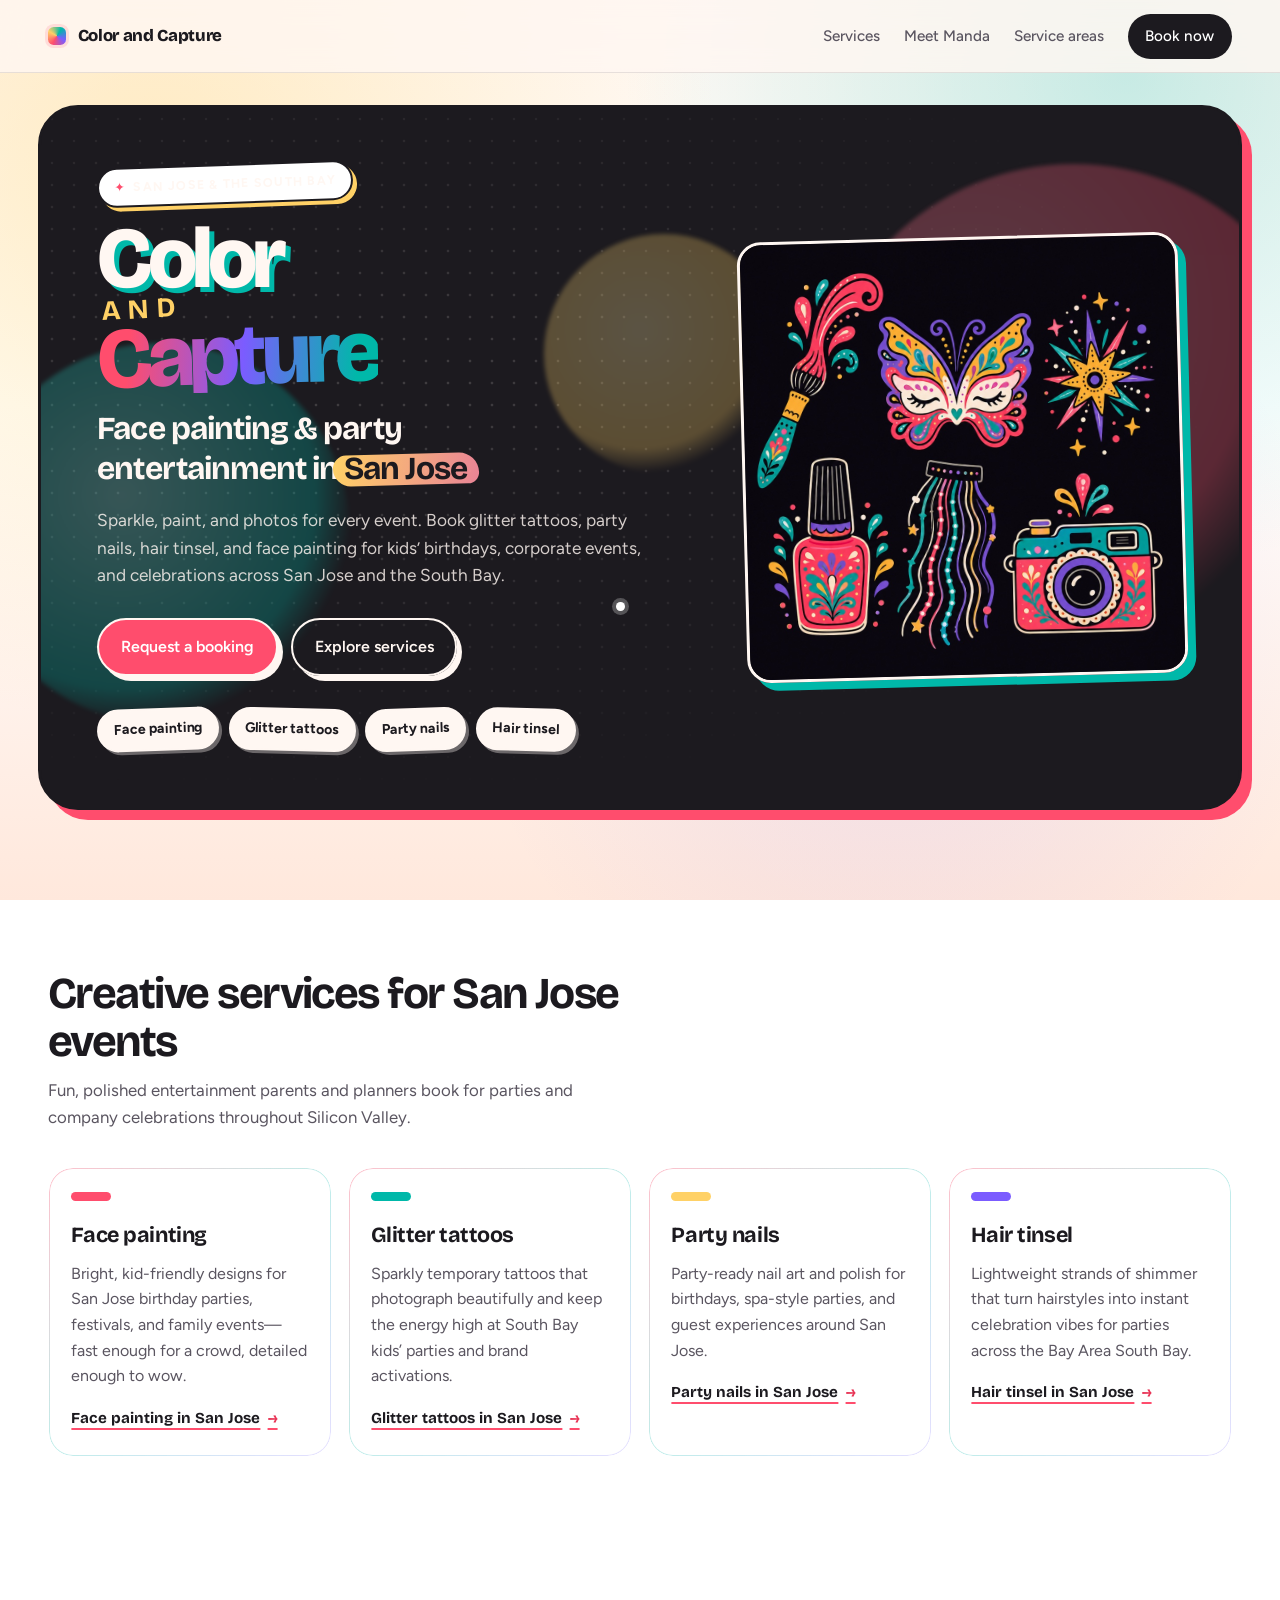
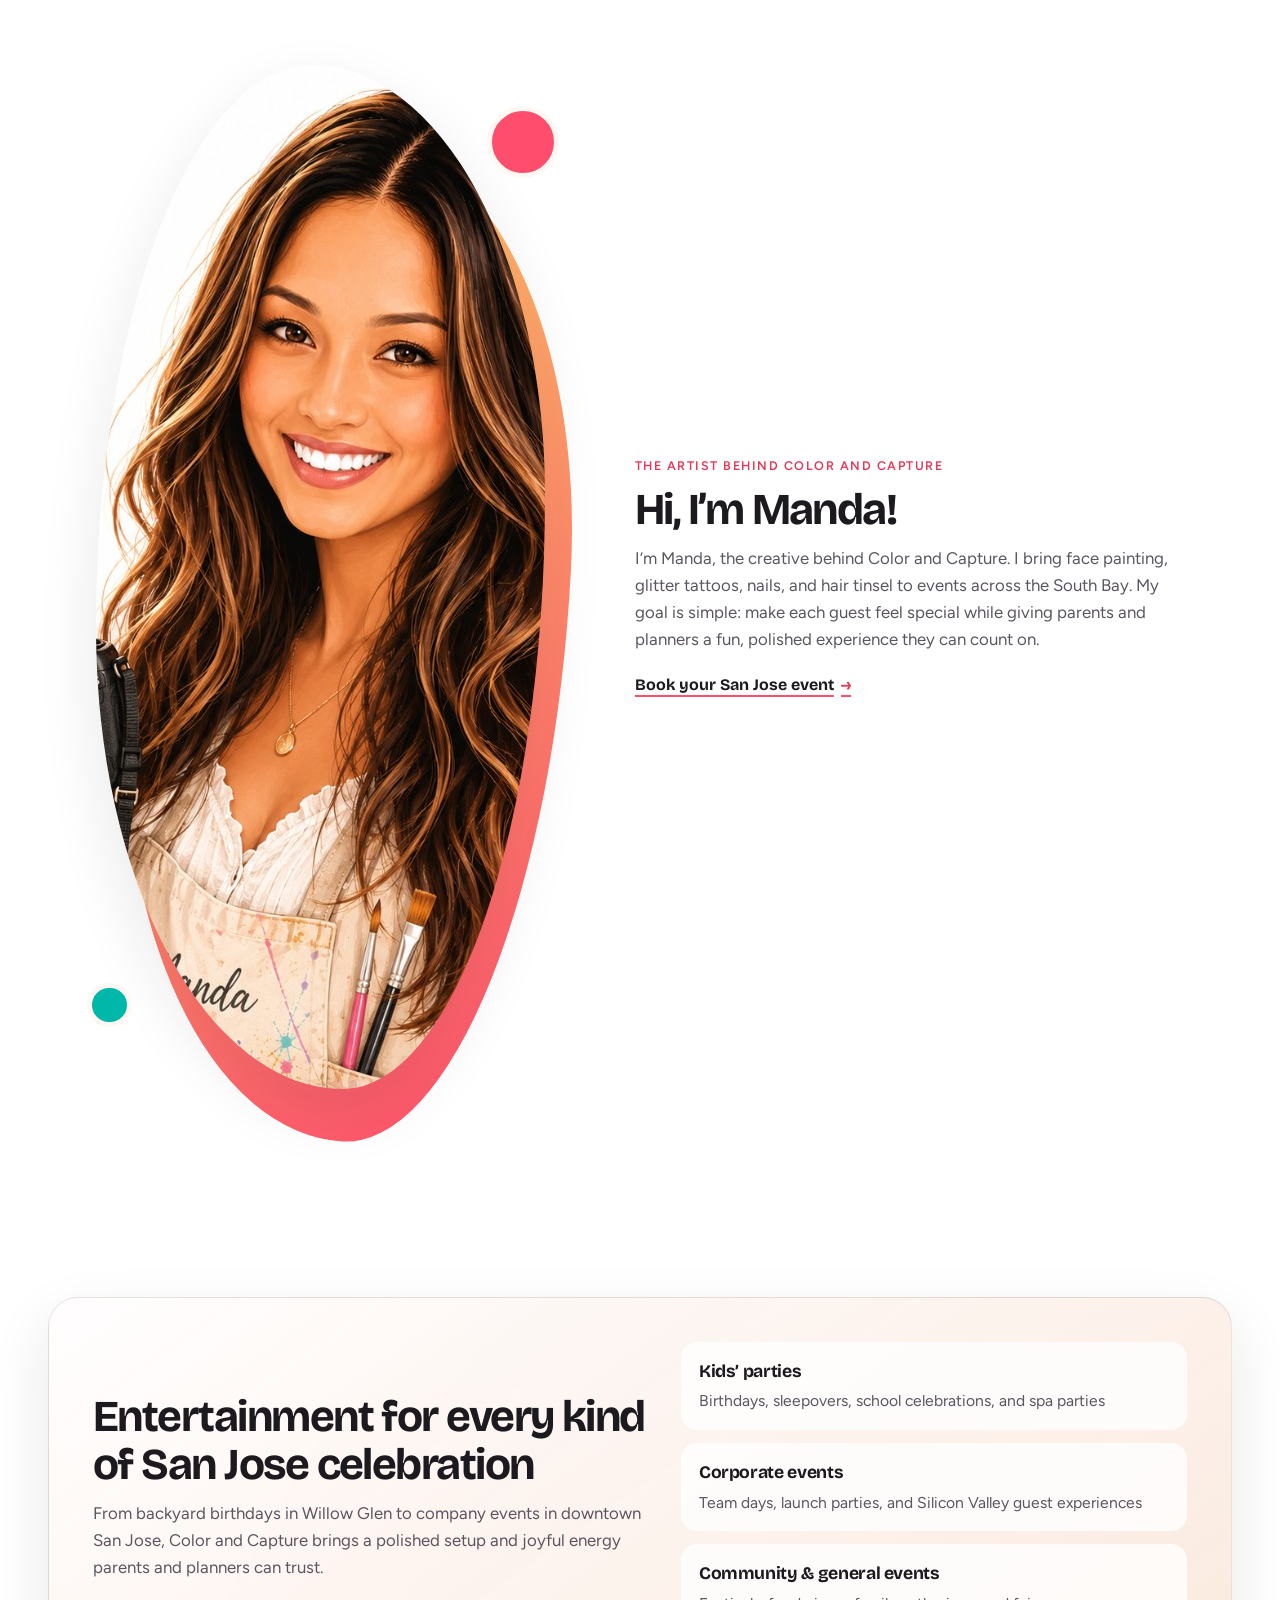
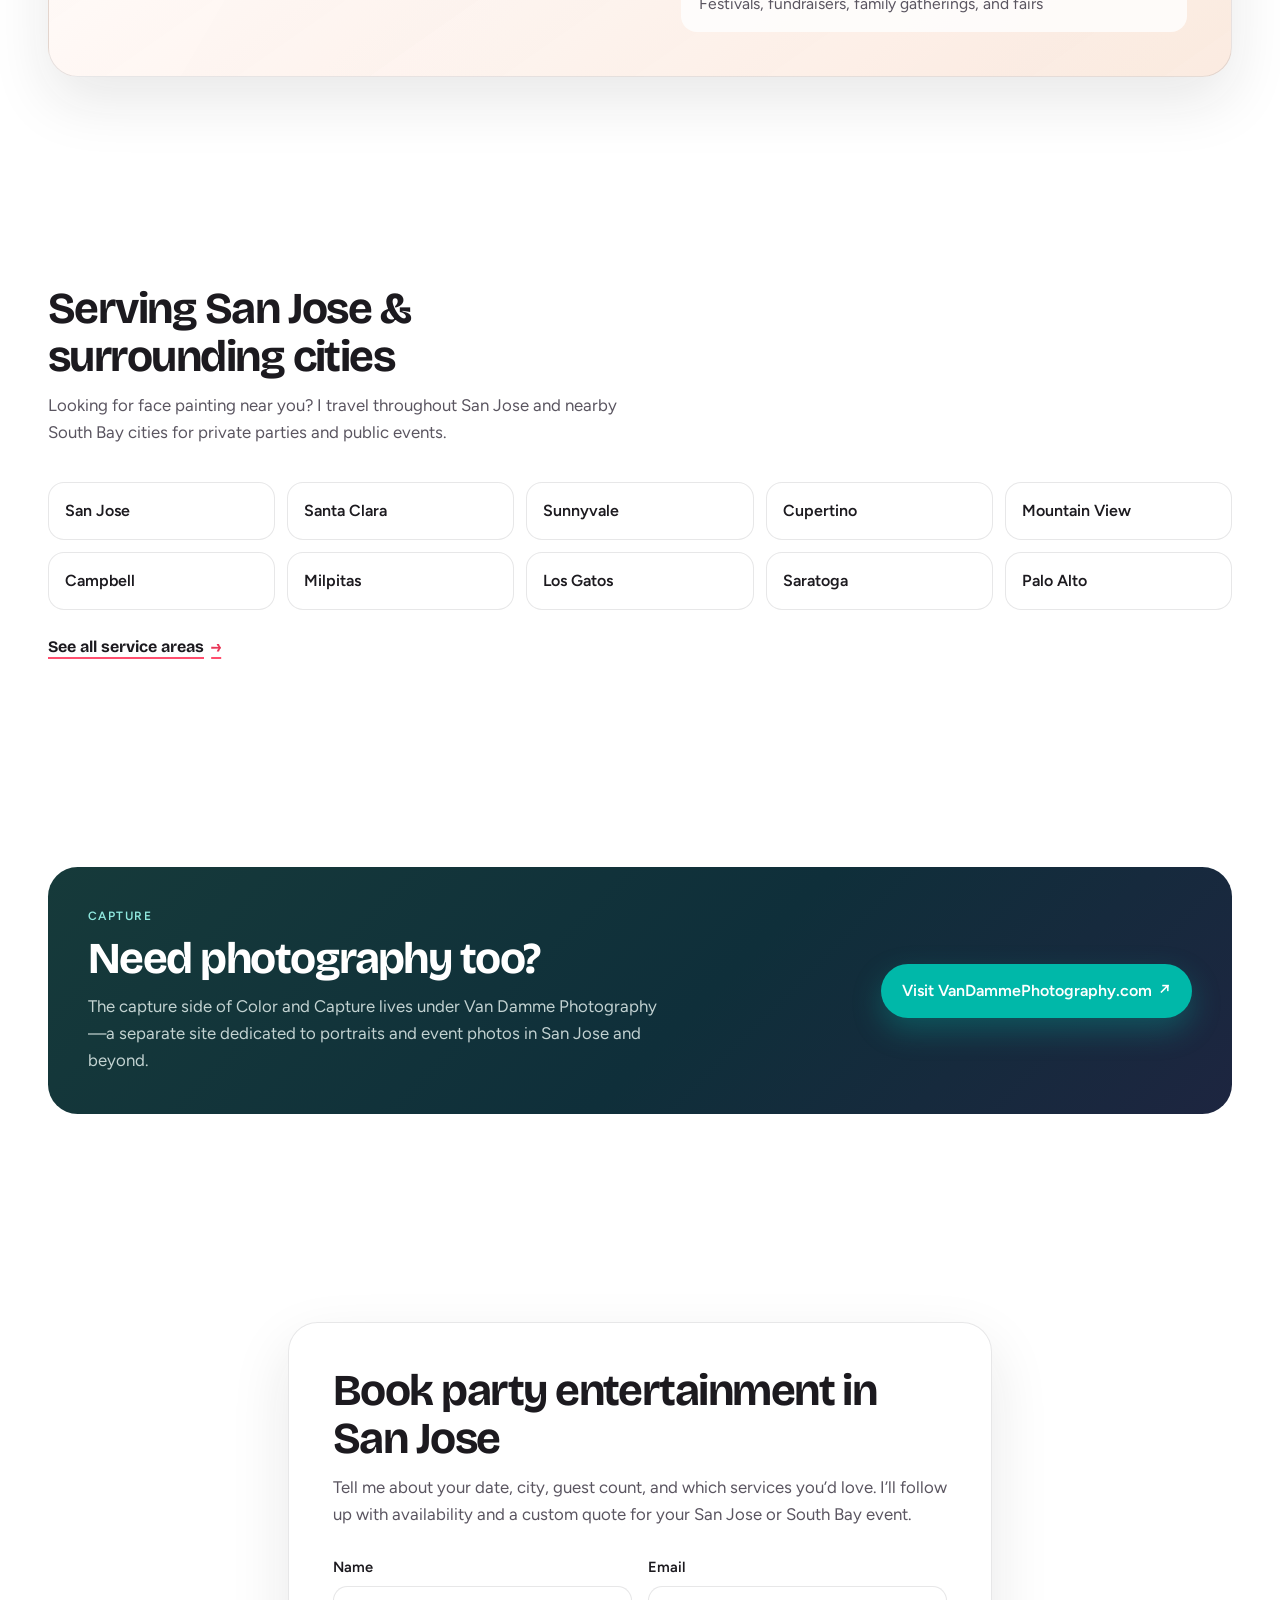
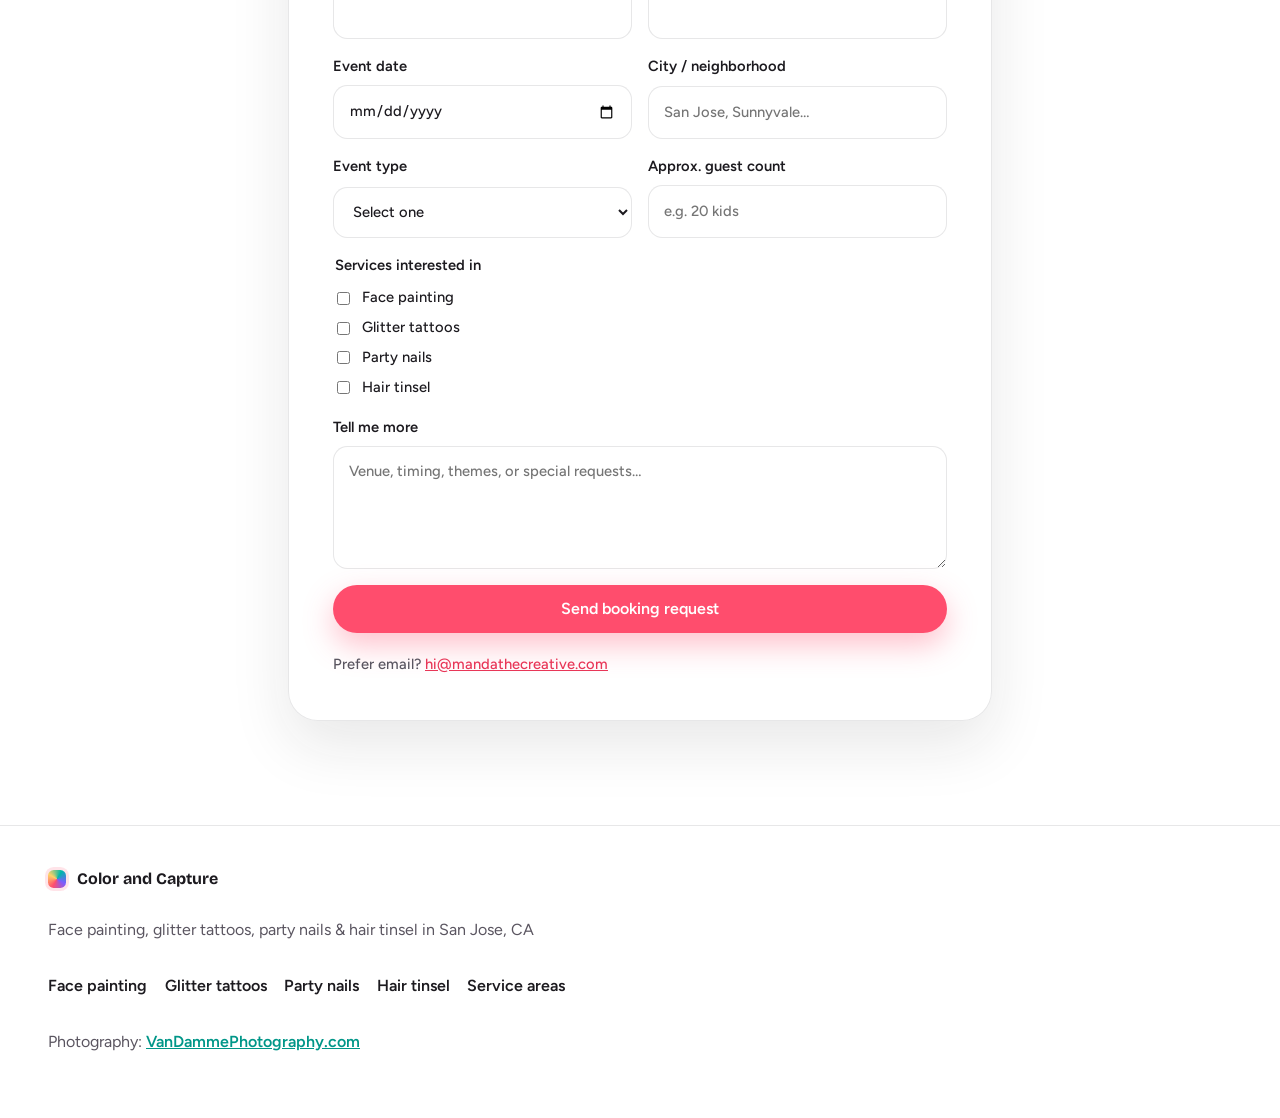
<file: index.html>
<!DOCTYPE html>
<html lang="en">
  <head>
    <meta charset="UTF-8" />
    <meta name="viewport" content="width=device-width, initial-scale=1.0" />
    <title>Face Painting &amp; Party Entertainment in San Jose | Color and Capture</title>
    <meta
      name="description"
      content="Color and Capture — face painting, glitter tattoos, party nails, and hair tinsel in San Jose and the South Bay. Fun, polished entertainment for kids’ parties, corporate events, and celebrations."
    />
    <link rel="canonical" href="https://mandathecreative.github.io/manda-the-creative/" />
    <meta name="geo.region" content="US-CA" />
    <meta name="geo.placename" content="San Jose" />
    <link rel="preconnect" href="https://fonts.googleapis.com" />
    <link rel="preconnect" href="https://fonts.gstatic.com" crossorigin />
    <link
      href="https://fonts.googleapis.com/css2?family=Bricolage+Grotesque:opsz,wght@12..96,500;12..96,700;12..96,800&family=Figtree:wght@400;500;600&display=swap"
      rel="stylesheet"
    />
    <link rel="stylesheet" href="styles.css" />
    <script type="application/ld+json">
      {
        "@context": "https://schema.org",
        "@type": "LocalBusiness",
        "name": "Color and Capture",
        "alternateName": "Manda the Creative",
        "description": "Color and Capture offers face painting, glitter tattoos, party nails, and hair tinsel for kids’ parties, corporate events, and celebrations in San Jose and surrounding South Bay cities. Photography is available through Van Damme Photography.",
        "url": "https://mandathecreative.github.io/manda-the-creative/",
        "email": "hi@mandathecreative.com",
        "areaServed": [
          "San Jose, CA",
          "Santa Clara, CA",
          "Sunnyvale, CA",
          "Cupertino, CA",
          "Mountain View, CA",
          "Campbell, CA",
          "Milpitas, CA",
          "Los Gatos, CA",
          "Saratoga, CA",
          "Palo Alto, CA"
        ],
        "image": "https://mandathecreative.github.io/manda-the-creative/images/manda-headshot.png",
        "priceRange": "$$",
        "sameAs": ["https://VanDammePhotography.com"]
      }
    </script>
  </head>
  <body>
    <a class="skip-link" href="#main">Skip to content</a>

    <header class="site-header" data-animate="fade">
      <a class="logo" href="index.html" aria-label="Color and Capture home">
        <span class="logo-mark" aria-hidden="true"></span>
        <span class="logo-text">Color and Capture</span>
      </a>
      <nav class="nav" aria-label="Primary">
        <a href="#services">Services</a>
        <a href="#about">Meet Manda</a>
        <a href="service-areas.html">Service areas</a>
        <a class="nav-cta" href="#book">Book now</a>
      </nav>
      <button class="menu-toggle" type="button" aria-expanded="false" aria-controls="mobile-nav">
        <span class="sr-only">Menu</span>
        <span></span><span></span>
      </button>
    </header>

    <nav id="mobile-nav" class="mobile-nav" hidden>
      <a href="#services">Services</a>
      <a href="#about">Meet Manda</a>
      <a href="service-areas.html">Service areas</a>
      <a href="#book">Book now</a>
    </nav>

    <main id="main">
      <section id="top" class="hero">
        <div class="hero-panel">
          <div class="hero-bg" aria-hidden="true">
            <div class="hero-dots"></div>
            <div class="blob blob-a"></div>
            <div class="blob blob-b"></div>
            <div class="blob blob-c"></div>
            <div class="sparkle sparkle-1"></div>
            <div class="sparkle sparkle-2"></div>
            <div class="sparkle sparkle-3"></div>
          </div>
          <div class="hero-content" data-animate="rise">
            <p class="hero-badge"><span aria-hidden="true">✦</span> San Jose &amp; the South Bay</p>
            <p class="brand-lockup">
              <span class="lockup-color">Color</span>
              <span class="lockup-and">and</span>
              <span class="lockup-capture">Capture</span>
            </p>
            <h1>
              Face painting &amp; party entertainment in
              <span class="marker">San Jose</span>
            </h1>
            <p class="hero-lede">
              Sparkle, paint, and photos for every event. Book glitter tattoos,
              party nails, hair tinsel, and face painting for kids’ birthdays,
              corporate events, and celebrations across San Jose and the South
              Bay.
            </p>
            <div class="hero-actions">
              <a class="btn btn-primary" href="#book">Request a booking</a>
              <a class="btn btn-ghost" href="#services">Explore services</a>
            </div>
            <ul class="hero-chips">
              <li><a href="face-painting-san-jose.html">Face painting</a></li>
              <li><a href="glitter-tattoos-san-jose.html">Glitter tattoos</a></li>
              <li><a href="party-nails-san-jose.html">Party nails</a></li>
              <li><a href="hair-tinsel-san-jose.html">Hair tinsel</a></li>
            </ul>
          </div>
          <div class="hero-art" data-animate="rise" data-delay="2">
            <img
              src="images/hero-folk-art.jpg"
              alt="Folk-art illustrations of a paint brush, butterfly face paint design, sparkle burst, nail polish, hair tinsel strands, and a camera"
              width="1000"
              height="1000"
            />
          </div>
        </div>
      </section>

      <section id="services" class="section services">
        <div class="section-intro" data-animate="rise">
          <h2>Creative services for San Jose events</h2>
          <p>
            Fun, polished entertainment parents and planners book for parties and
            company celebrations throughout Silicon Valley.
          </p>
        </div>
        <ul class="service-grid">
          <li class="service" data-animate="rise" data-delay="1">
            <span class="service-swatch swatch-coral" aria-hidden="true"></span>
            <h3><a href="face-painting-san-jose.html">Face painting</a></h3>
            <p>
              Bright, kid-friendly designs for San Jose birthday parties,
              festivals, and family events—fast enough for a crowd, detailed
              enough to wow.
            </p>
            <a class="text-link" href="face-painting-san-jose.html">Face painting in San Jose <span aria-hidden="true">→</span></a>
          </li>
          <li class="service" data-animate="rise" data-delay="2">
            <span class="service-swatch swatch-teal" aria-hidden="true"></span>
            <h3><a href="glitter-tattoos-san-jose.html">Glitter tattoos</a></h3>
            <p>
              Sparkly temporary tattoos that photograph beautifully and keep the
              energy high at South Bay kids’ parties and brand activations.
            </p>
            <a class="text-link" href="glitter-tattoos-san-jose.html">Glitter tattoos in San Jose <span aria-hidden="true">→</span></a>
          </li>
          <li class="service" data-animate="rise" data-delay="3">
            <span class="service-swatch swatch-sun" aria-hidden="true"></span>
            <h3><a href="party-nails-san-jose.html">Party nails</a></h3>
            <p>
              Party-ready nail art and polish for birthdays, spa-style parties,
              and guest experiences around San Jose.
            </p>
            <a class="text-link" href="party-nails-san-jose.html">Party nails in San Jose <span aria-hidden="true">→</span></a>
          </li>
          <li class="service" data-animate="rise" data-delay="4">
            <span class="service-swatch swatch-berry" aria-hidden="true"></span>
            <h3><a href="hair-tinsel-san-jose.html">Hair tinsel</a></h3>
            <p>
              Lightweight strands of shimmer that turn hairstyles into instant
              celebration vibes for parties across the Bay Area South Bay.
            </p>
            <a class="text-link" href="hair-tinsel-san-jose.html">Hair tinsel in San Jose <span aria-hidden="true">→</span></a>
          </li>
        </ul>
      </section>

      <section id="about" class="section about">
        <div class="about-panel">
          <div class="about-portrait" data-animate="rise">
            <img
              src="images/manda-headshot.png"
              alt="Manda of Color and Capture smiling with her camera, paint brushes, and colorful hair tinsel"
              width="1024"
              height="1024"
              loading="lazy"
            />
            <span class="portrait-accent portrait-accent-coral" aria-hidden="true"></span>
            <span class="portrait-accent portrait-accent-teal" aria-hidden="true"></span>
          </div>
          <div class="about-copy" data-animate="rise" data-delay="2">
            <p class="eyebrow">The artist behind Color and Capture</p>
            <h2>Hi, I’m Manda!</h2>
            <p>
              I’m Manda, the creative behind Color and Capture. I bring face
              painting, glitter tattoos, nails, and hair tinsel to events across
              the South Bay. My goal is simple: make each guest feel special
              while giving parents and planners a fun, polished experience they
              can count on.
            </p>
            <a class="text-link" href="#book">Book your San Jose event <span aria-hidden="true">→</span></a>
          </div>
        </div>
      </section>

      <section id="events" class="section events">
        <div class="events-panel" data-animate="rise">
          <div class="events-copy">
            <h2>Entertainment for every kind of San Jose celebration</h2>
            <p>
              From backyard birthdays in Willow Glen to company events in downtown
              San Jose, Color and Capture brings a polished setup and joyful
              energy parents and planners can trust.
            </p>
          </div>
          <ul class="event-list">
            <li>
              <strong>Kids’ parties</strong>
              <span>Birthdays, sleepovers, school celebrations, and spa parties</span>
            </li>
            <li>
              <strong>Corporate events</strong>
              <span>Team days, launch parties, and Silicon Valley guest experiences</span>
            </li>
            <li>
              <strong>Community &amp; general events</strong>
              <span>Festivals, fundraisers, family gatherings, and fairs</span>
            </li>
          </ul>
        </div>
      </section>

      <section id="areas" class="section areas">
        <div class="section-intro" data-animate="rise">
          <h2>Serving San Jose &amp; surrounding cities</h2>
          <p>
            Looking for face painting near you? I travel throughout San Jose and
            nearby South Bay cities for private parties and public events.
          </p>
        </div>
        <ul class="city-grid" data-animate="rise">
          <li><a href="service-areas.html#san-jose">San Jose</a></li>
          <li><a href="service-areas.html#santa-clara">Santa Clara</a></li>
          <li><a href="service-areas.html#sunnyvale">Sunnyvale</a></li>
          <li><a href="service-areas.html#cupertino">Cupertino</a></li>
          <li><a href="service-areas.html#mountain-view">Mountain View</a></li>
          <li><a href="service-areas.html#campbell">Campbell</a></li>
          <li><a href="service-areas.html#milpitas">Milpitas</a></li>
          <li><a href="service-areas.html#los-gatos">Los Gatos</a></li>
          <li><a href="service-areas.html#saratoga">Saratoga</a></li>
          <li><a href="service-areas.html#palo-alto">Palo Alto</a></li>
        </ul>
        <p class="areas-cta" data-animate="rise">
          <a class="text-link" href="service-areas.html">See all service areas <span aria-hidden="true">→</span></a>
        </p>
      </section>

      <section id="photography" class="section photography">
        <div class="photo-callout" data-animate="rise">
          <div>
            <p class="eyebrow">Capture</p>
            <h2>Need photography too?</h2>
            <p>
              The capture side of Color and Capture lives under Van Damme
              Photography—a separate site dedicated to portraits and event photos
              in San Jose and beyond.
            </p>
          </div>
          <a
            class="btn btn-secondary"
            href="https://VanDammePhotography.com"
            target="_blank"
            rel="noopener noreferrer"
          >
            Visit VanDammePhotography.com
            <span aria-hidden="true">↗</span>
          </a>
        </div>
      </section>

      <section id="book" class="section book">
        <div class="book-panel" data-animate="rise">
          <h2>Book party entertainment in San Jose</h2>
          <p>
            Tell me about your date, city, guest count, and which services you’d
            love. I’ll follow up with availability and a custom quote for your
            San Jose or South Bay event.
          </p>
          <form class="booking-form" name="booking" action="#" method="post">
            <div class="form-row">
              <label>
                Name
                <input type="text" name="name" required autocomplete="name" />
              </label>
              <label>
                Email
                <input type="email" name="email" required autocomplete="email" />
              </label>
            </div>
            <div class="form-row">
              <label>
                Event date
                <input type="date" name="event-date" />
              </label>
              <label>
                City / neighborhood
                <input type="text" name="city" placeholder="San Jose, Sunnyvale…" />
              </label>
            </div>
            <div class="form-row">
              <label>
                Event type
                <select name="event-type">
                  <option value="">Select one</option>
                  <option>Kids’ party</option>
                  <option>Corporate event</option>
                  <option>Community / general event</option>
                  <option>Other</option>
                </select>
              </label>
              <label>
                Approx. guest count
                <input type="text" name="guest-count" placeholder="e.g. 20 kids" />
              </label>
            </div>
            <fieldset class="service-checks">
              <legend>Services interested in</legend>
              <label><input type="checkbox" name="services" value="Face painting" /> Face painting</label>
              <label><input type="checkbox" name="services" value="Glitter tattoos" /> Glitter tattoos</label>
              <label><input type="checkbox" name="services" value="Party nails" /> Party nails</label>
              <label><input type="checkbox" name="services" value="Hair tinsel" /> Hair tinsel</label>
            </fieldset>
            <label>
              Tell me more
              <textarea name="details" rows="4" placeholder="Venue, timing, themes, or special requests…"></textarea>
            </label>
            <button class="btn btn-primary" type="submit">Send booking request</button>
            <p class="form-note">
              Prefer email?
              <a href="mailto:hi@mandathecreative.com">hi@mandathecreative.com</a>
            </p>
          </form>
        </div>
      </section>
    </main>

    <footer class="site-footer">
      <div class="footer-brand">
        <span class="logo-mark" aria-hidden="true"></span>
        <strong>Color and Capture</strong>
      </div>
      <p>Face painting, glitter tattoos, party nails &amp; hair tinsel in San Jose, CA</p>
      <nav class="footer-nav" aria-label="Footer">
        <a href="face-painting-san-jose.html">Face painting</a>
        <a href="glitter-tattoos-san-jose.html">Glitter tattoos</a>
        <a href="party-nails-san-jose.html">Party nails</a>
        <a href="hair-tinsel-san-jose.html">Hair tinsel</a>
        <a href="service-areas.html">Service areas</a>
      </nav>
      <p class="footer-photo">
        Photography:
        <a href="https://VanDammePhotography.com" target="_blank" rel="noopener noreferrer"
          >VanDammePhotography.com</a
        >
      </p>
    </footer>

    <script src="script.js"></script>
  </body>
</html>
</file>
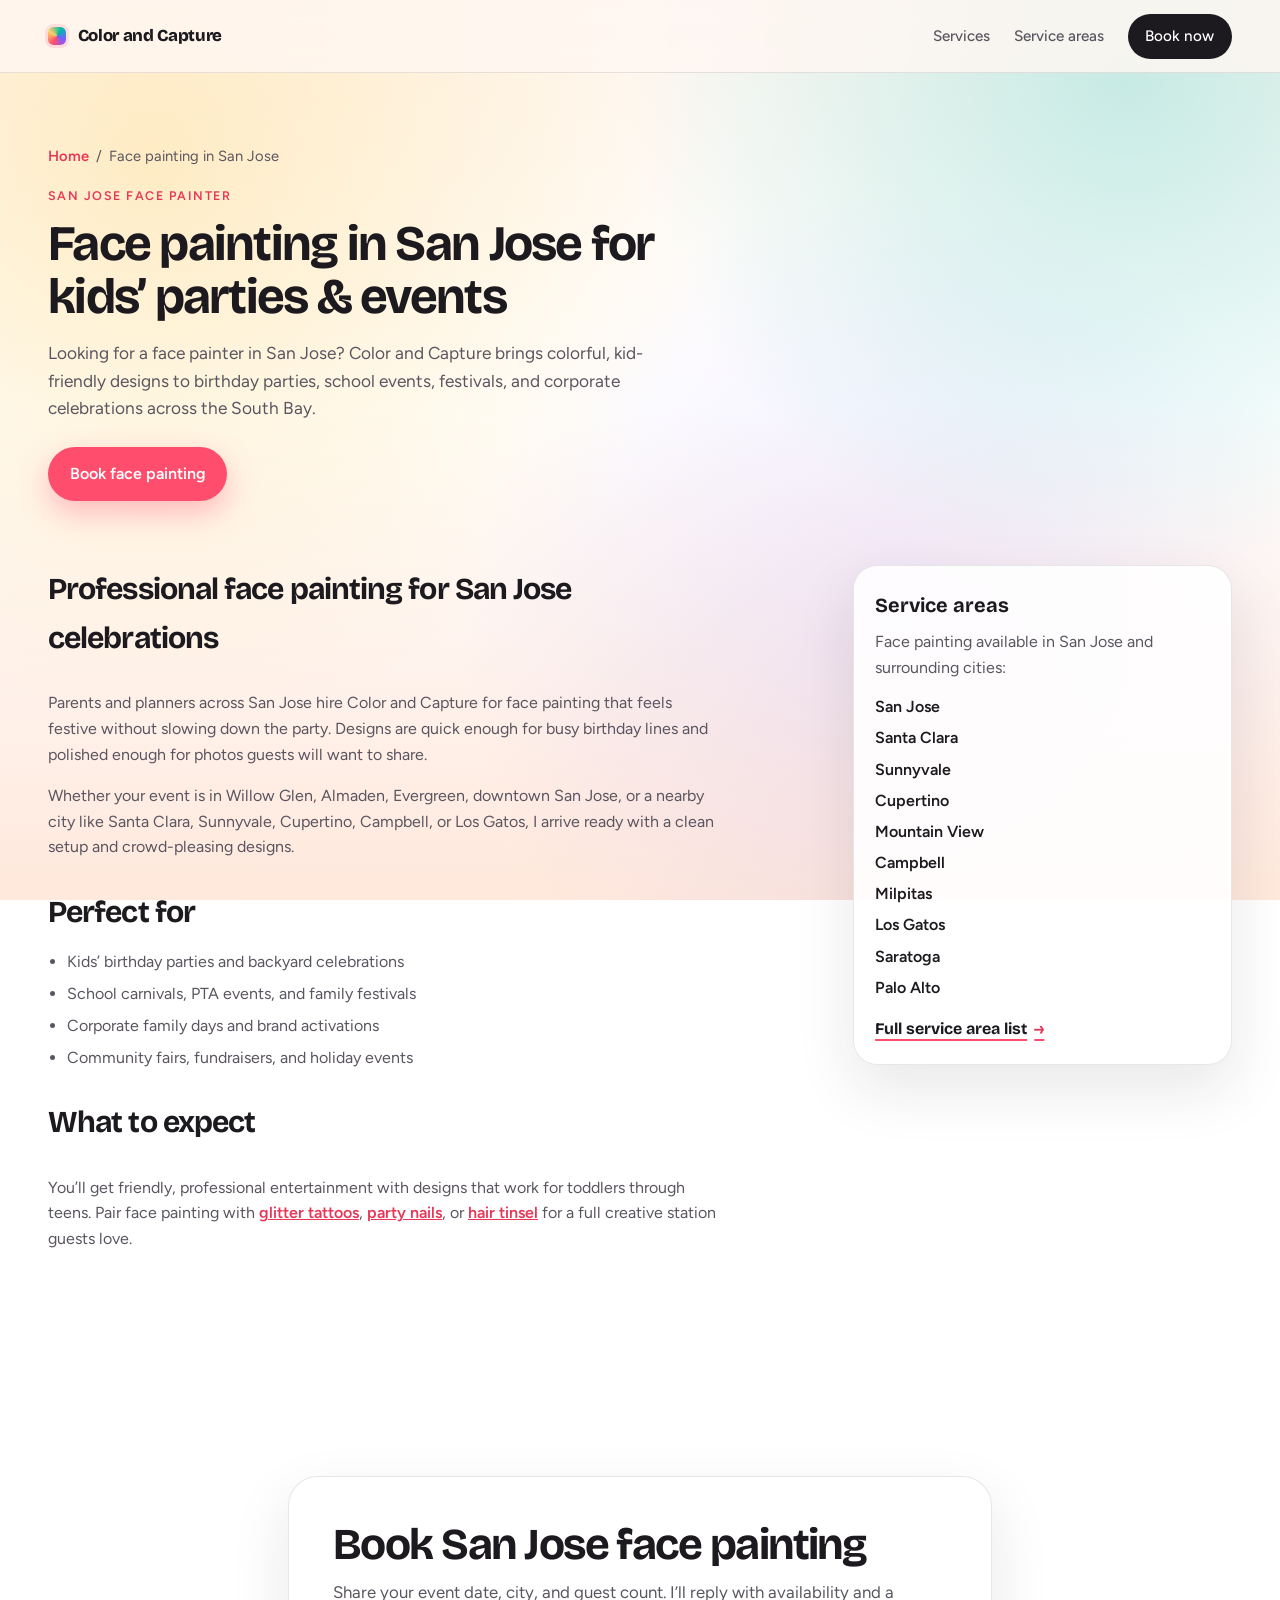
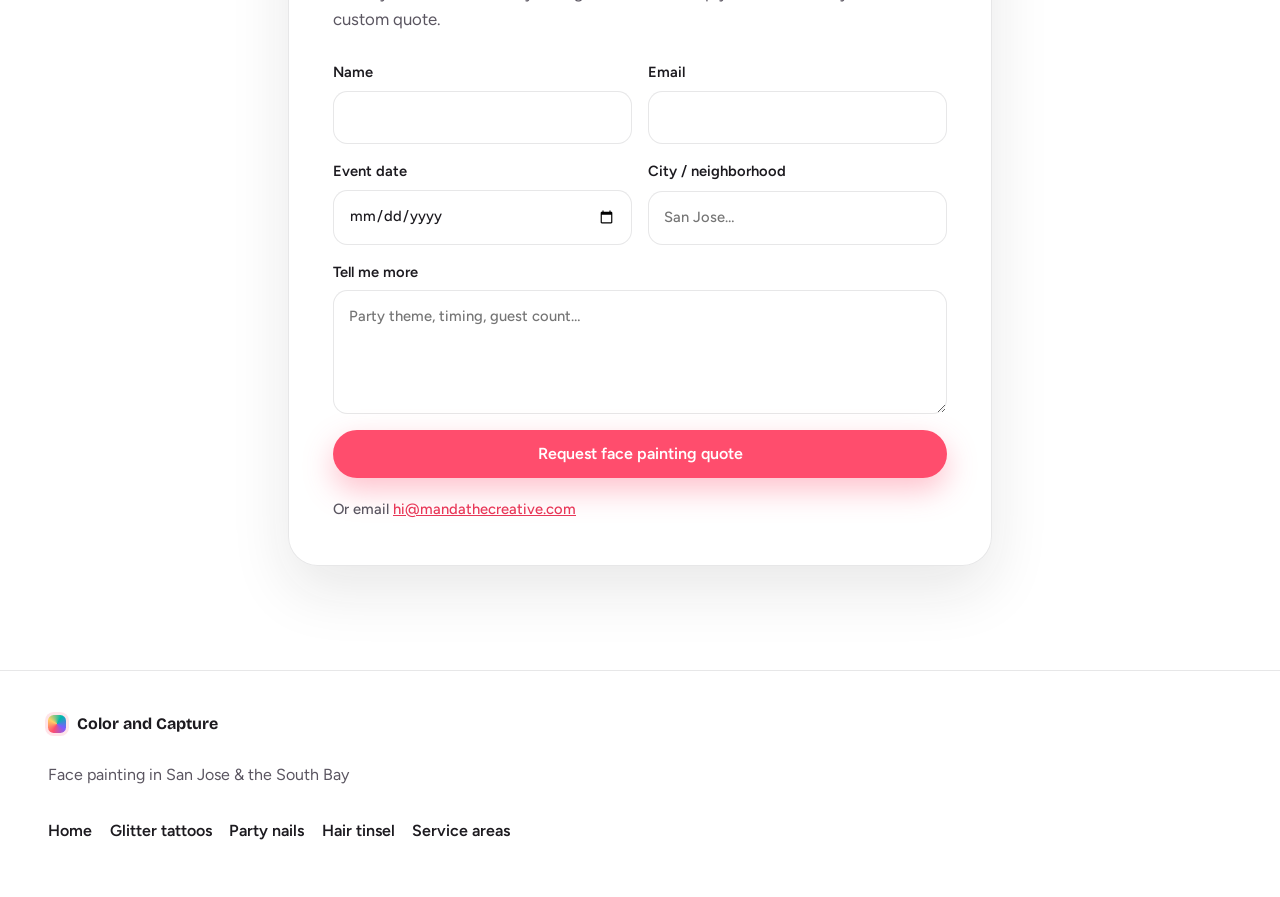
<file: face-painting-san-jose.html>
<!DOCTYPE html>
<html lang="en">
  <head>
    <meta charset="UTF-8" />
    <meta name="viewport" content="width=device-width, initial-scale=1.0" />
    <title>Face Painting in San Jose | Kids’ Parties &amp; Events | Color and Capture</title>
    <meta
      name="description"
      content="Professional face painting in San Jose for kids’ birthday parties, festivals, and corporate events. Also serving Santa Clara, Sunnyvale, Cupertino, and nearby South Bay cities."
    />
    <link rel="canonical" href="https://mandathecreative.github.io/manda-the-creative/face-painting-san-jose.html" />
    <link rel="preconnect" href="https://fonts.googleapis.com" />
    <link rel="preconnect" href="https://fonts.gstatic.com" crossorigin />
    <link
      href="https://fonts.googleapis.com/css2?family=Bricolage+Grotesque:opsz,wght@12..96,500;12..96,700;12..96,800&family=Figtree:wght@400;500;600&display=swap"
      rel="stylesheet"
    />
    <link rel="stylesheet" href="styles.css" />
    <script type="application/ld+json">
      {
        "@context": "https://schema.org",
        "@type": "Service",
        "name": "Face Painting in San Jose",
        "serviceType": "Face painting",
        "provider": {
          "@type": "LocalBusiness",
          "name": "Color and Capture",
          "url": "https://mandathecreative.github.io/manda-the-creative/"
        },
        "areaServed": ["San Jose, CA", "Santa Clara, CA", "Sunnyvale, CA", "Cupertino, CA", "Campbell, CA"],
        "description": "Kid-friendly face painting for birthday parties, festivals, and events in San Jose and the South Bay."
      }
    </script>
  </head>
  <body>
    <a class="skip-link" href="#main">Skip to content</a>
    <header class="site-header">
      <a class="logo" href="index.html" aria-label="Color and Capture home">
        <span class="logo-mark" aria-hidden="true"></span>
        <span class="logo-text">Color and Capture</span>
      </a>
      <nav class="nav" aria-label="Primary">
        <a href="index.html#services">Services</a>
        <a href="service-areas.html">Service areas</a>
        <a class="nav-cta" href="#book">Book now</a>
      </nav>
      <button class="menu-toggle" type="button" aria-expanded="false" aria-controls="mobile-nav">
        <span class="sr-only">Menu</span>
        <span></span><span></span>
      </button>
    </header>
    <nav id="mobile-nav" class="mobile-nav" hidden>
      <a href="index.html#services">Services</a>
      <a href="service-areas.html">Service areas</a>
      <a href="#book">Book now</a>
    </nav>

    <main id="main">
      <section class="page-hero">
        <nav class="breadcrumb" aria-label="Breadcrumb">
          <a href="index.html">Home</a>
          <span aria-hidden="true">/</span>
          <span>Face painting in San Jose</span>
        </nav>
        <p class="eyebrow">San Jose face painter</p>
        <h1>Face painting in San Jose for kids’ parties &amp; events</h1>
        <p class="page-lede">
          Looking for a face painter in San Jose? Color and Capture brings
          colorful, kid-friendly designs to birthday parties, school events,
          festivals, and corporate celebrations across the South Bay.
        </p>
        <a class="btn btn-primary" href="#book">Book face painting</a>
      </section>

      <section class="section content-section">
        <div class="content-grid">
          <article class="prose" data-animate="rise">
            <h2>Professional face painting for San Jose celebrations</h2>
            <p>
              Parents and planners across San Jose hire Color and Capture for
              face painting that feels festive without slowing down the party.
              Designs are quick enough for busy birthday lines and polished
              enough for photos guests will want to share.
            </p>
            <p>
              Whether your event is in Willow Glen, Almaden, Evergreen, downtown
              San Jose, or a nearby city like Santa Clara, Sunnyvale, Cupertino,
              Campbell, or Los Gatos, I arrive ready with a clean setup and
              crowd-pleasing designs.
            </p>
            <h2>Perfect for</h2>
            <ul>
              <li>Kids’ birthday parties and backyard celebrations</li>
              <li>School carnivals, PTA events, and family festivals</li>
              <li>Corporate family days and brand activations</li>
              <li>Community fairs, fundraisers, and holiday events</li>
            </ul>
            <h2>What to expect</h2>
            <p>
              You’ll get friendly, professional entertainment with designs that
              work for toddlers through teens. Pair face painting with
              <a href="glitter-tattoos-san-jose.html">glitter tattoos</a>,
              <a href="party-nails-san-jose.html">party nails</a>, or
              <a href="hair-tinsel-san-jose.html">hair tinsel</a> for a full
              creative station guests love.
            </p>
          </article>
          <aside class="side-card" data-animate="rise" data-delay="2">
            <h2>Service areas</h2>
            <p>Face painting available in San Jose and surrounding cities:</p>
            <ul class="city-list">
              <li>San Jose</li>
              <li>Santa Clara</li>
              <li>Sunnyvale</li>
              <li>Cupertino</li>
              <li>Mountain View</li>
              <li>Campbell</li>
              <li>Milpitas</li>
              <li>Los Gatos</li>
              <li>Saratoga</li>
              <li>Palo Alto</li>
            </ul>
            <a class="text-link" href="service-areas.html">Full service area list <span aria-hidden="true">→</span></a>
          </aside>
        </div>
      </section>

      <section id="book" class="section book">
        <div class="book-panel" data-animate="rise">
          <h2>Book San Jose face painting</h2>
          <p>
            Share your event date, city, and guest count. I’ll reply with
            availability and a custom quote.
          </p>
          <form class="booking-form" name="booking" action="#" method="post">
            <input type="hidden" name="services" value="Face painting" />
            <div class="form-row">
              <label>Name <input type="text" name="name" required autocomplete="name" /></label>
              <label>Email <input type="email" name="email" required autocomplete="email" /></label>
            </div>
            <div class="form-row">
              <label>Event date <input type="date" name="event-date" /></label>
              <label>City / neighborhood <input type="text" name="city" placeholder="San Jose…" /></label>
            </div>
            <label>Tell me more <textarea name="details" rows="4" placeholder="Party theme, timing, guest count…"></textarea></label>
            <button class="btn btn-primary" type="submit">Request face painting quote</button>
            <p class="form-note">Or email <a href="mailto:hi@mandathecreative.com">hi@mandathecreative.com</a></p>
          </form>
        </div>
      </section>
    </main>

    <footer class="site-footer">
      <div class="footer-brand">
        <span class="logo-mark" aria-hidden="true"></span>
        <strong>Color and Capture</strong>
      </div>
      <p>Face painting in San Jose &amp; the South Bay</p>
      <nav class="footer-nav" aria-label="Footer">
        <a href="index.html">Home</a>
        <a href="glitter-tattoos-san-jose.html">Glitter tattoos</a>
        <a href="party-nails-san-jose.html">Party nails</a>
        <a href="hair-tinsel-san-jose.html">Hair tinsel</a>
        <a href="service-areas.html">Service areas</a>
      </nav>
    </footer>
    <script src="script.js"></script>
  </body>
</html>
</file>
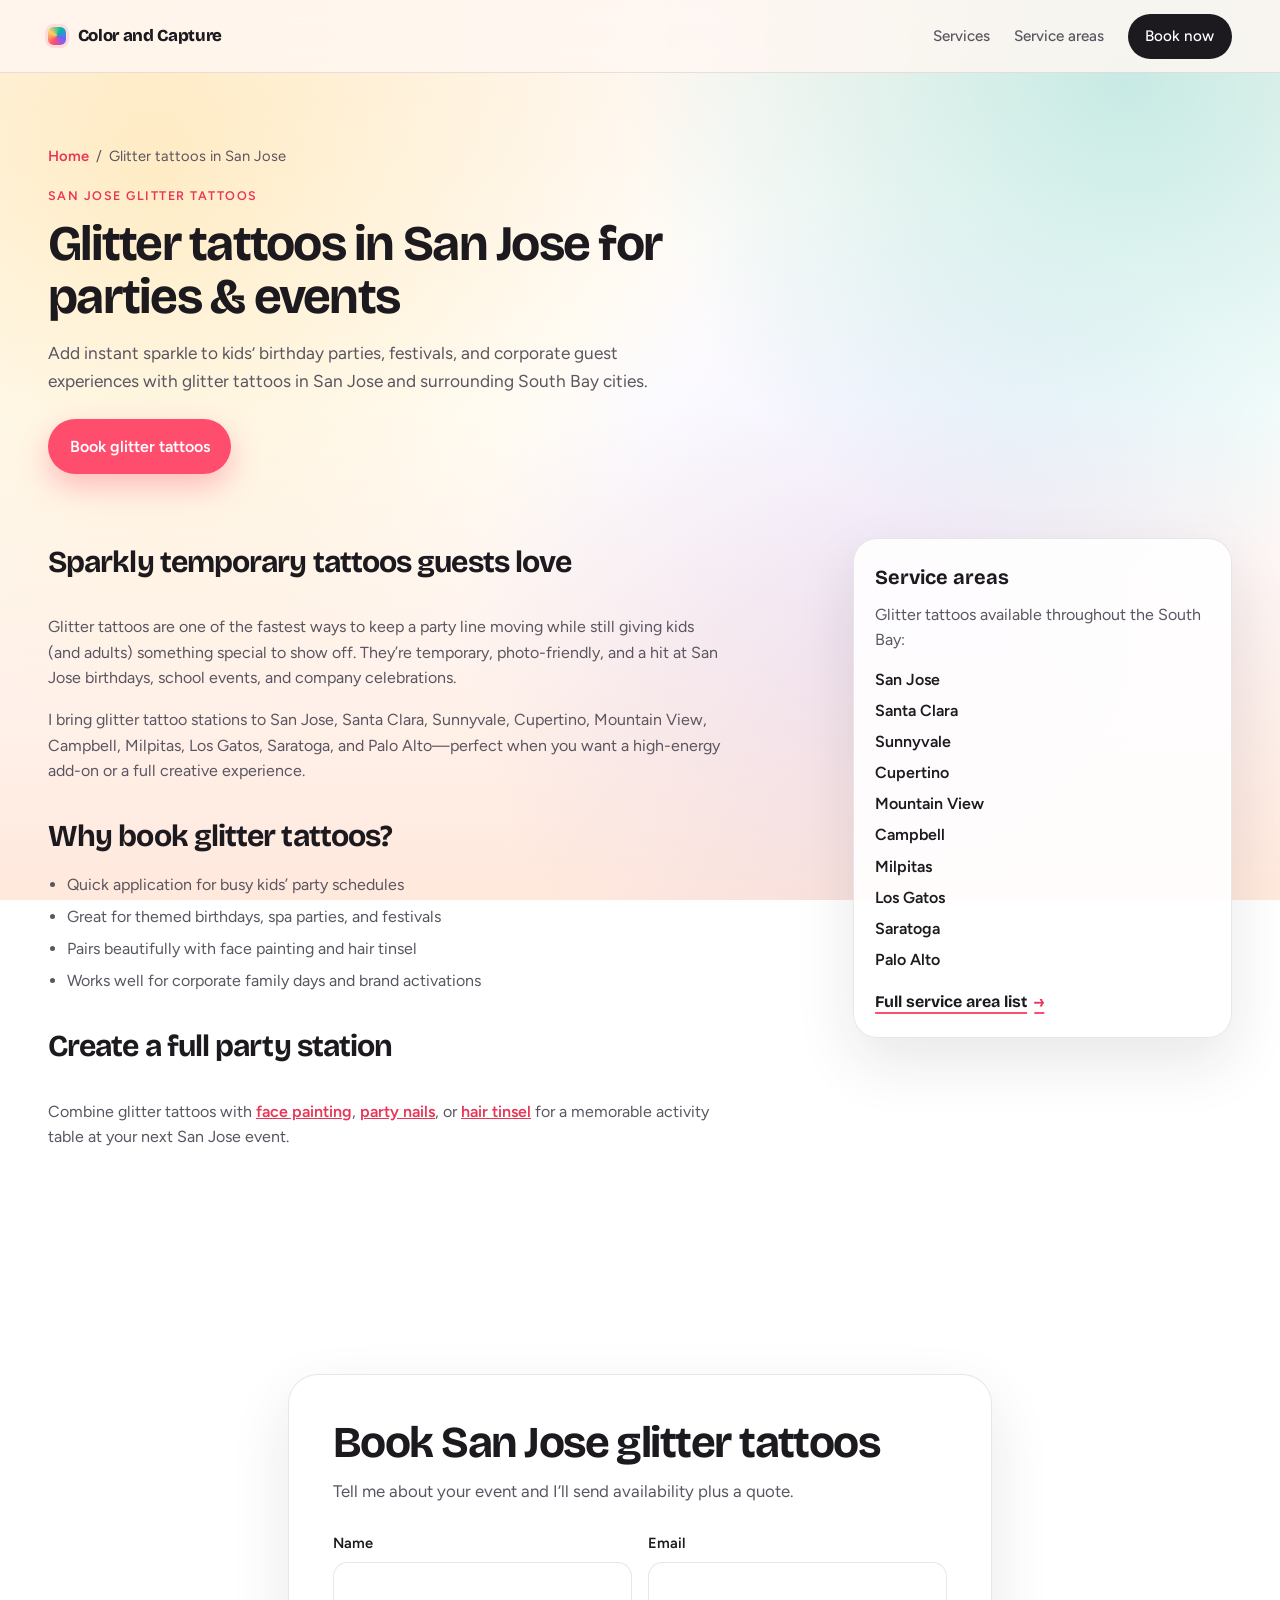
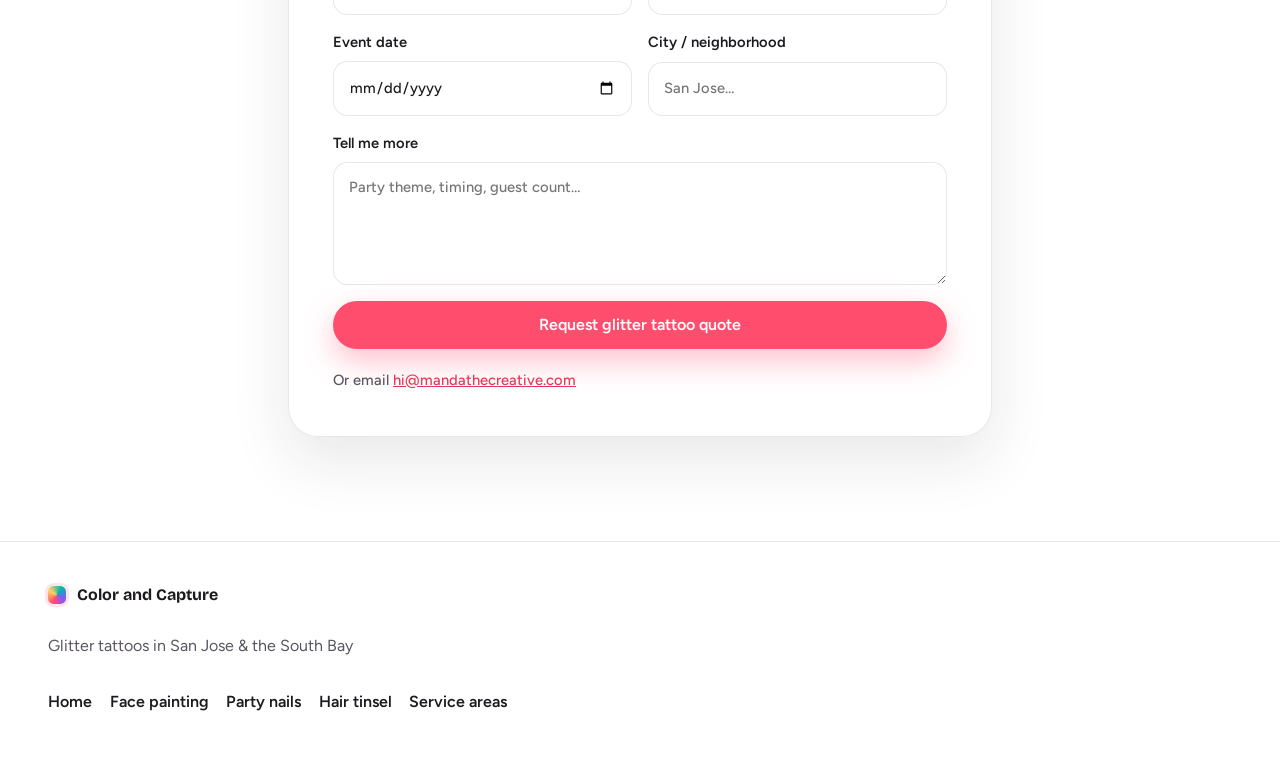
<file: glitter-tattoos-san-jose.html>
<!DOCTYPE html>
<html lang="en">
  <head>
    <meta charset="UTF-8" />
    <meta name="viewport" content="width=device-width, initial-scale=1.0" />
    <title>Glitter Tattoos in San Jose | Kids’ Parties &amp; Events | Color and Capture</title>
    <meta
      name="description"
      content="Book glitter tattoos in San Jose for kids’ birthday parties, festivals, and corporate events. Sparkly temporary tattoos for Santa Clara, Sunnyvale, Cupertino, and nearby South Bay cities."
    />
    <link rel="canonical" href="https://mandathecreative.github.io/manda-the-creative/glitter-tattoos-san-jose.html" />
    <link rel="preconnect" href="https://fonts.googleapis.com" />
    <link rel="preconnect" href="https://fonts.gstatic.com" crossorigin />
    <link
      href="https://fonts.googleapis.com/css2?family=Bricolage+Grotesque:opsz,wght@12..96,500;12..96,700;12..96,800&family=Figtree:wght@400;500;600&display=swap"
      rel="stylesheet"
    />
    <link rel="stylesheet" href="styles.css" />
    <script type="application/ld+json">
      {
        "@context": "https://schema.org",
        "@type": "Service",
        "name": "Glitter Tattoos in San Jose",
        "serviceType": "Glitter tattoos",
        "provider": {
          "@type": "LocalBusiness",
          "name": "Color and Capture",
          "url": "https://mandathecreative.github.io/manda-the-creative/"
        },
        "areaServed": ["San Jose, CA", "Santa Clara, CA", "Sunnyvale, CA", "Cupertino, CA", "Mountain View, CA"],
        "description": "Sparkly glitter tattoos for kids’ parties and events in San Jose and the South Bay."
      }
    </script>
  </head>
  <body>
    <a class="skip-link" href="#main">Skip to content</a>
    <header class="site-header">
      <a class="logo" href="index.html" aria-label="Color and Capture home">
        <span class="logo-mark" aria-hidden="true"></span>
        <span class="logo-text">Color and Capture</span>
      </a>
      <nav class="nav" aria-label="Primary">
        <a href="index.html#services">Services</a>
        <a href="service-areas.html">Service areas</a>
        <a class="nav-cta" href="#book">Book now</a>
      </nav>
      <button class="menu-toggle" type="button" aria-expanded="false" aria-controls="mobile-nav">
        <span class="sr-only">Menu</span>
        <span></span><span></span>
      </button>
    </header>
    <nav id="mobile-nav" class="mobile-nav" hidden>
      <a href="index.html#services">Services</a>
      <a href="service-areas.html">Service areas</a>
      <a href="#book">Book now</a>
    </nav>

    <main id="main">
      <section class="page-hero">
        <nav class="breadcrumb" aria-label="Breadcrumb">
          <a href="index.html">Home</a>
          <span aria-hidden="true">/</span>
          <span>Glitter tattoos in San Jose</span>
        </nav>
        <p class="eyebrow">San Jose glitter tattoos</p>
        <h1>Glitter tattoos in San Jose for parties &amp; events</h1>
        <p class="page-lede">
          Add instant sparkle to kids’ birthday parties, festivals, and corporate
          guest experiences with glitter tattoos in San Jose and surrounding
          South Bay cities.
        </p>
        <a class="btn btn-primary" href="#book">Book glitter tattoos</a>
      </section>

      <section class="section content-section">
        <div class="content-grid">
          <article class="prose" data-animate="rise">
            <h2>Sparkly temporary tattoos guests love</h2>
            <p>
              Glitter tattoos are one of the fastest ways to keep a party line
              moving while still giving kids (and adults) something special to
              show off. They’re temporary, photo-friendly, and a hit at San Jose
              birthdays, school events, and company celebrations.
            </p>
            <p>
              I bring glitter tattoo stations to San Jose, Santa Clara,
              Sunnyvale, Cupertino, Mountain View, Campbell, Milpitas, Los Gatos,
              Saratoga, and Palo Alto—perfect when you want a high-energy add-on
              or a full creative experience.
            </p>
            <h2>Why book glitter tattoos?</h2>
            <ul>
              <li>Quick application for busy kids’ party schedules</li>
              <li>Great for themed birthdays, spa parties, and festivals</li>
              <li>Pairs beautifully with face painting and hair tinsel</li>
              <li>Works well for corporate family days and brand activations</li>
            </ul>
            <h2>Create a full party station</h2>
            <p>
              Combine glitter tattoos with
              <a href="face-painting-san-jose.html">face painting</a>,
              <a href="party-nails-san-jose.html">party nails</a>, or
              <a href="hair-tinsel-san-jose.html">hair tinsel</a> for a memorable
              activity table at your next San Jose event.
            </p>
          </article>
          <aside class="side-card" data-animate="rise" data-delay="2">
            <h2>Service areas</h2>
            <p>Glitter tattoos available throughout the South Bay:</p>
            <ul class="city-list">
              <li>San Jose</li>
              <li>Santa Clara</li>
              <li>Sunnyvale</li>
              <li>Cupertino</li>
              <li>Mountain View</li>
              <li>Campbell</li>
              <li>Milpitas</li>
              <li>Los Gatos</li>
              <li>Saratoga</li>
              <li>Palo Alto</li>
            </ul>
            <a class="text-link" href="service-areas.html">Full service area list <span aria-hidden="true">→</span></a>
          </aside>
        </div>
      </section>

      <section id="book" class="section book">
        <div class="book-panel" data-animate="rise">
          <h2>Book San Jose glitter tattoos</h2>
          <p>Tell me about your event and I’ll send availability plus a quote.</p>
          <form class="booking-form" name="booking" action="#" method="post">
            <input type="hidden" name="services" value="Glitter tattoos" />
            <div class="form-row">
              <label>Name <input type="text" name="name" required autocomplete="name" /></label>
              <label>Email <input type="email" name="email" required autocomplete="email" /></label>
            </div>
            <div class="form-row">
              <label>Event date <input type="date" name="event-date" /></label>
              <label>City / neighborhood <input type="text" name="city" placeholder="San Jose…" /></label>
            </div>
            <label>Tell me more <textarea name="details" rows="4" placeholder="Party theme, timing, guest count…"></textarea></label>
            <button class="btn btn-primary" type="submit">Request glitter tattoo quote</button>
            <p class="form-note">Or email <a href="mailto:hi@mandathecreative.com">hi@mandathecreative.com</a></p>
          </form>
        </div>
      </section>
    </main>

    <footer class="site-footer">
      <div class="footer-brand">
        <span class="logo-mark" aria-hidden="true"></span>
        <strong>Color and Capture</strong>
      </div>
      <p>Glitter tattoos in San Jose &amp; the South Bay</p>
      <nav class="footer-nav" aria-label="Footer">
        <a href="index.html">Home</a>
        <a href="face-painting-san-jose.html">Face painting</a>
        <a href="party-nails-san-jose.html">Party nails</a>
        <a href="hair-tinsel-san-jose.html">Hair tinsel</a>
        <a href="service-areas.html">Service areas</a>
      </nav>
    </footer>
    <script src="script.js"></script>
  </body>
</html>
</file>
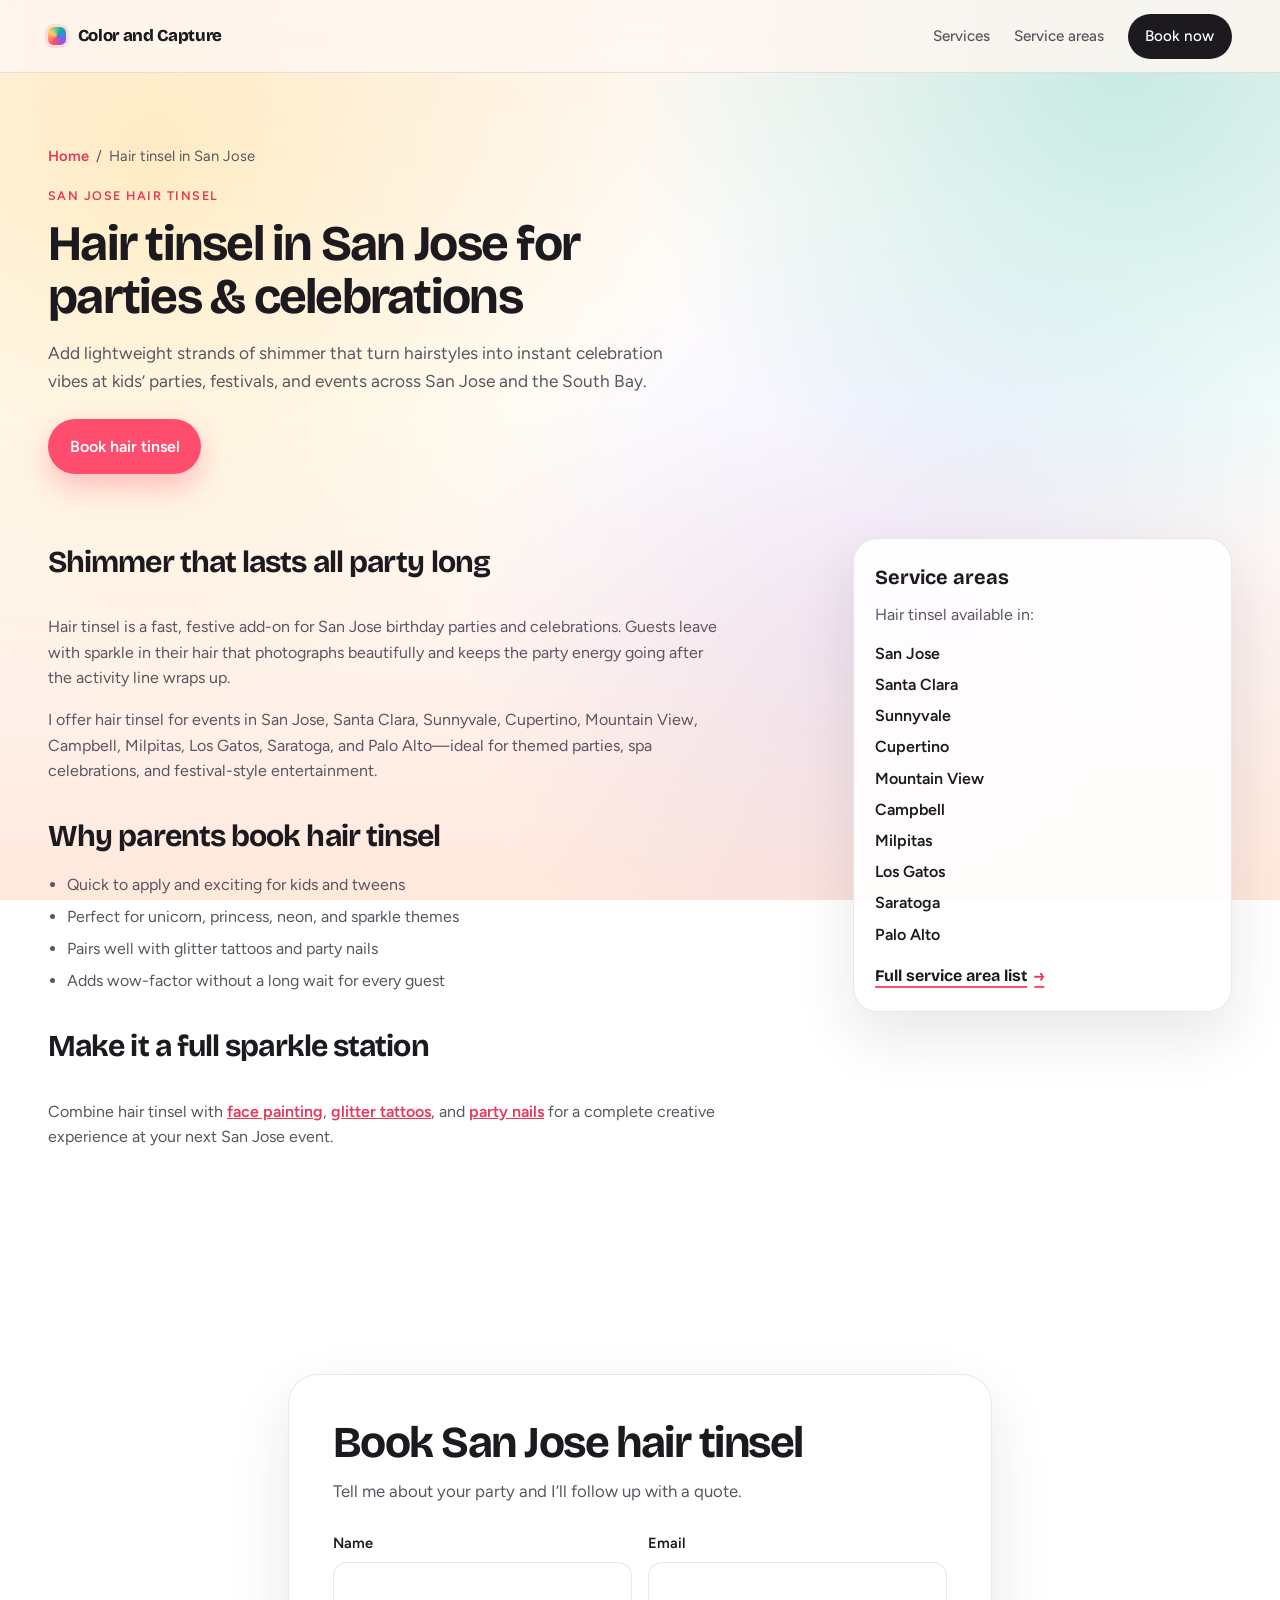
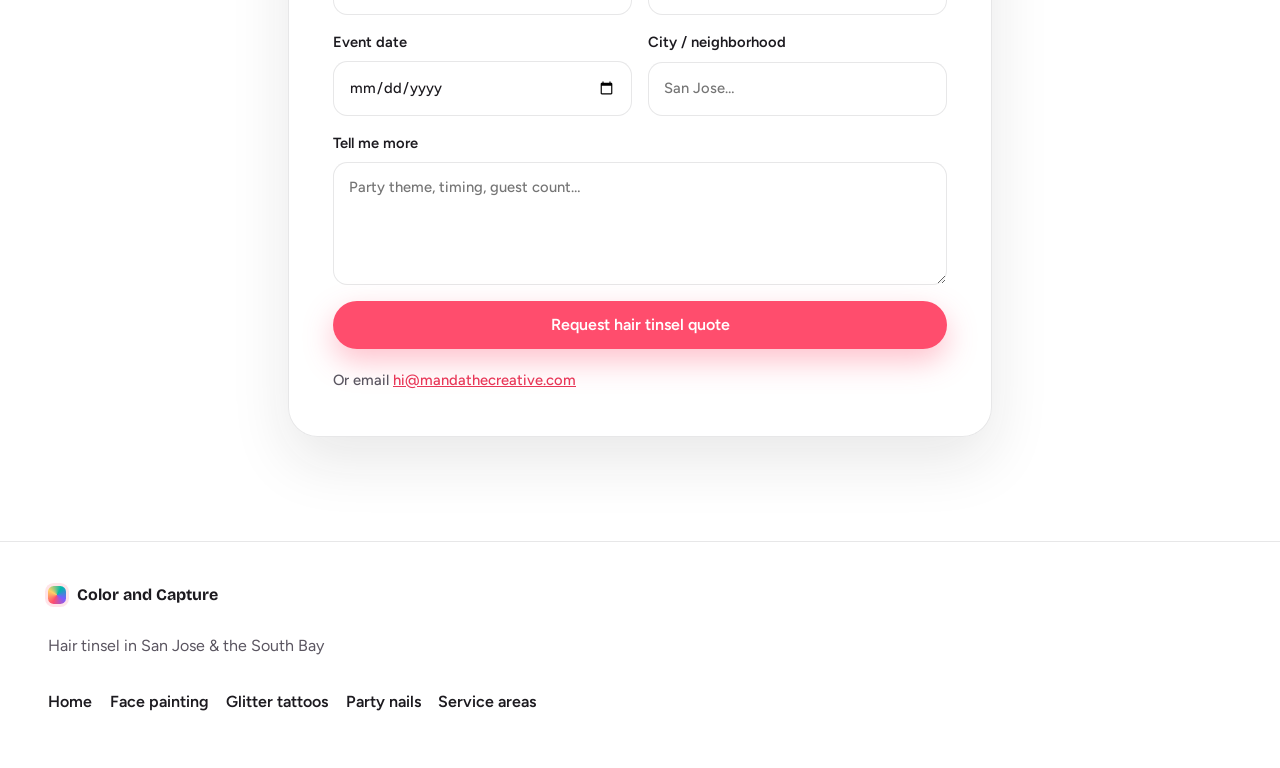
<file: hair-tinsel-san-jose.html>
<!DOCTYPE html>
<html lang="en">
  <head>
    <meta charset="UTF-8" />
    <meta name="viewport" content="width=device-width, initial-scale=1.0" />
    <title>Hair Tinsel in San Jose | Party Hair Sparkle | Color and Capture</title>
    <meta
      name="description"
      content="Hair tinsel for kids’ parties and events in San Jose. Add shimmering strands for birthdays, festivals, and celebrations in Santa Clara, Sunnyvale, Cupertino, and nearby South Bay cities."
    />
    <link rel="canonical" href="https://mandathecreative.github.io/manda-the-creative/hair-tinsel-san-jose.html" />
    <link rel="preconnect" href="https://fonts.googleapis.com" />
    <link rel="preconnect" href="https://fonts.gstatic.com" crossorigin />
    <link
      href="https://fonts.googleapis.com/css2?family=Bricolage+Grotesque:opsz,wght@12..96,500;12..96,700;12..96,800&family=Figtree:wght@400;500;600&display=swap"
      rel="stylesheet"
    />
    <link rel="stylesheet" href="styles.css" />
    <script type="application/ld+json">
      {
        "@context": "https://schema.org",
        "@type": "Service",
        "name": "Hair Tinsel in San Jose",
        "serviceType": "Hair tinsel",
        "provider": {
          "@type": "LocalBusiness",
          "name": "Color and Capture",
          "url": "https://mandathecreative.github.io/manda-the-creative/"
        },
        "areaServed": ["San Jose, CA", "Santa Clara, CA", "Sunnyvale, CA", "Cupertino, CA", "Los Gatos, CA"],
        "description": "Hair tinsel for kids’ parties and events in San Jose and the South Bay."
      }
    </script>
  </head>
  <body>
    <a class="skip-link" href="#main">Skip to content</a>
    <header class="site-header">
      <a class="logo" href="index.html" aria-label="Color and Capture home">
        <span class="logo-mark" aria-hidden="true"></span>
        <span class="logo-text">Color and Capture</span>
      </a>
      <nav class="nav" aria-label="Primary">
        <a href="index.html#services">Services</a>
        <a href="service-areas.html">Service areas</a>
        <a class="nav-cta" href="#book">Book now</a>
      </nav>
      <button class="menu-toggle" type="button" aria-expanded="false" aria-controls="mobile-nav">
        <span class="sr-only">Menu</span>
        <span></span><span></span>
      </button>
    </header>
    <nav id="mobile-nav" class="mobile-nav" hidden>
      <a href="index.html#services">Services</a>
      <a href="service-areas.html">Service areas</a>
      <a href="#book">Book now</a>
    </nav>

    <main id="main">
      <section class="page-hero">
        <nav class="breadcrumb" aria-label="Breadcrumb">
          <a href="index.html">Home</a>
          <span aria-hidden="true">/</span>
          <span>Hair tinsel in San Jose</span>
        </nav>
        <p class="eyebrow">San Jose hair tinsel</p>
        <h1>Hair tinsel in San Jose for parties &amp; celebrations</h1>
        <p class="page-lede">
          Add lightweight strands of shimmer that turn hairstyles into instant
          celebration vibes at kids’ parties, festivals, and events across San
          Jose and the South Bay.
        </p>
        <a class="btn btn-primary" href="#book">Book hair tinsel</a>
      </section>

      <section class="section content-section">
        <div class="content-grid">
          <article class="prose" data-animate="rise">
            <h2>Shimmer that lasts all party long</h2>
            <p>
              Hair tinsel is a fast, festive add-on for San Jose birthday
              parties and celebrations. Guests leave with sparkle in their hair
              that photographs beautifully and keeps the party energy going after
              the activity line wraps up.
            </p>
            <p>
              I offer hair tinsel for events in San Jose, Santa Clara, Sunnyvale,
              Cupertino, Mountain View, Campbell, Milpitas, Los Gatos, Saratoga,
              and Palo Alto—ideal for themed parties, spa celebrations, and
              festival-style entertainment.
            </p>
            <h2>Why parents book hair tinsel</h2>
            <ul>
              <li>Quick to apply and exciting for kids and tweens</li>
              <li>Perfect for unicorn, princess, neon, and sparkle themes</li>
              <li>Pairs well with glitter tattoos and party nails</li>
              <li>Adds wow-factor without a long wait for every guest</li>
            </ul>
            <h2>Make it a full sparkle station</h2>
            <p>
              Combine hair tinsel with
              <a href="face-painting-san-jose.html">face painting</a>,
              <a href="glitter-tattoos-san-jose.html">glitter tattoos</a>, and
              <a href="party-nails-san-jose.html">party nails</a> for a complete
              creative experience at your next San Jose event.
            </p>
          </article>
          <aside class="side-card" data-animate="rise" data-delay="2">
            <h2>Service areas</h2>
            <p>Hair tinsel available in:</p>
            <ul class="city-list">
              <li>San Jose</li>
              <li>Santa Clara</li>
              <li>Sunnyvale</li>
              <li>Cupertino</li>
              <li>Mountain View</li>
              <li>Campbell</li>
              <li>Milpitas</li>
              <li>Los Gatos</li>
              <li>Saratoga</li>
              <li>Palo Alto</li>
            </ul>
            <a class="text-link" href="service-areas.html">Full service area list <span aria-hidden="true">→</span></a>
          </aside>
        </div>
      </section>

      <section id="book" class="section book">
        <div class="book-panel" data-animate="rise">
          <h2>Book San Jose hair tinsel</h2>
          <p>Tell me about your party and I’ll follow up with a quote.</p>
          <form class="booking-form" name="booking" action="#" method="post">
            <input type="hidden" name="services" value="Hair tinsel" />
            <div class="form-row">
              <label>Name <input type="text" name="name" required autocomplete="name" /></label>
              <label>Email <input type="email" name="email" required autocomplete="email" /></label>
            </div>
            <div class="form-row">
              <label>Event date <input type="date" name="event-date" /></label>
              <label>City / neighborhood <input type="text" name="city" placeholder="San Jose…" /></label>
            </div>
            <label>Tell me more <textarea name="details" rows="4" placeholder="Party theme, timing, guest count…"></textarea></label>
            <button class="btn btn-primary" type="submit">Request hair tinsel quote</button>
            <p class="form-note">Or email <a href="mailto:hi@mandathecreative.com">hi@mandathecreative.com</a></p>
          </form>
        </div>
      </section>
    </main>

    <footer class="site-footer">
      <div class="footer-brand">
        <span class="logo-mark" aria-hidden="true"></span>
        <strong>Color and Capture</strong>
      </div>
      <p>Hair tinsel in San Jose &amp; the South Bay</p>
      <nav class="footer-nav" aria-label="Footer">
        <a href="index.html">Home</a>
        <a href="face-painting-san-jose.html">Face painting</a>
        <a href="glitter-tattoos-san-jose.html">Glitter tattoos</a>
        <a href="party-nails-san-jose.html">Party nails</a>
        <a href="service-areas.html">Service areas</a>
      </nav>
    </footer>
    <script src="script.js"></script>
  </body>
</html>
</file>
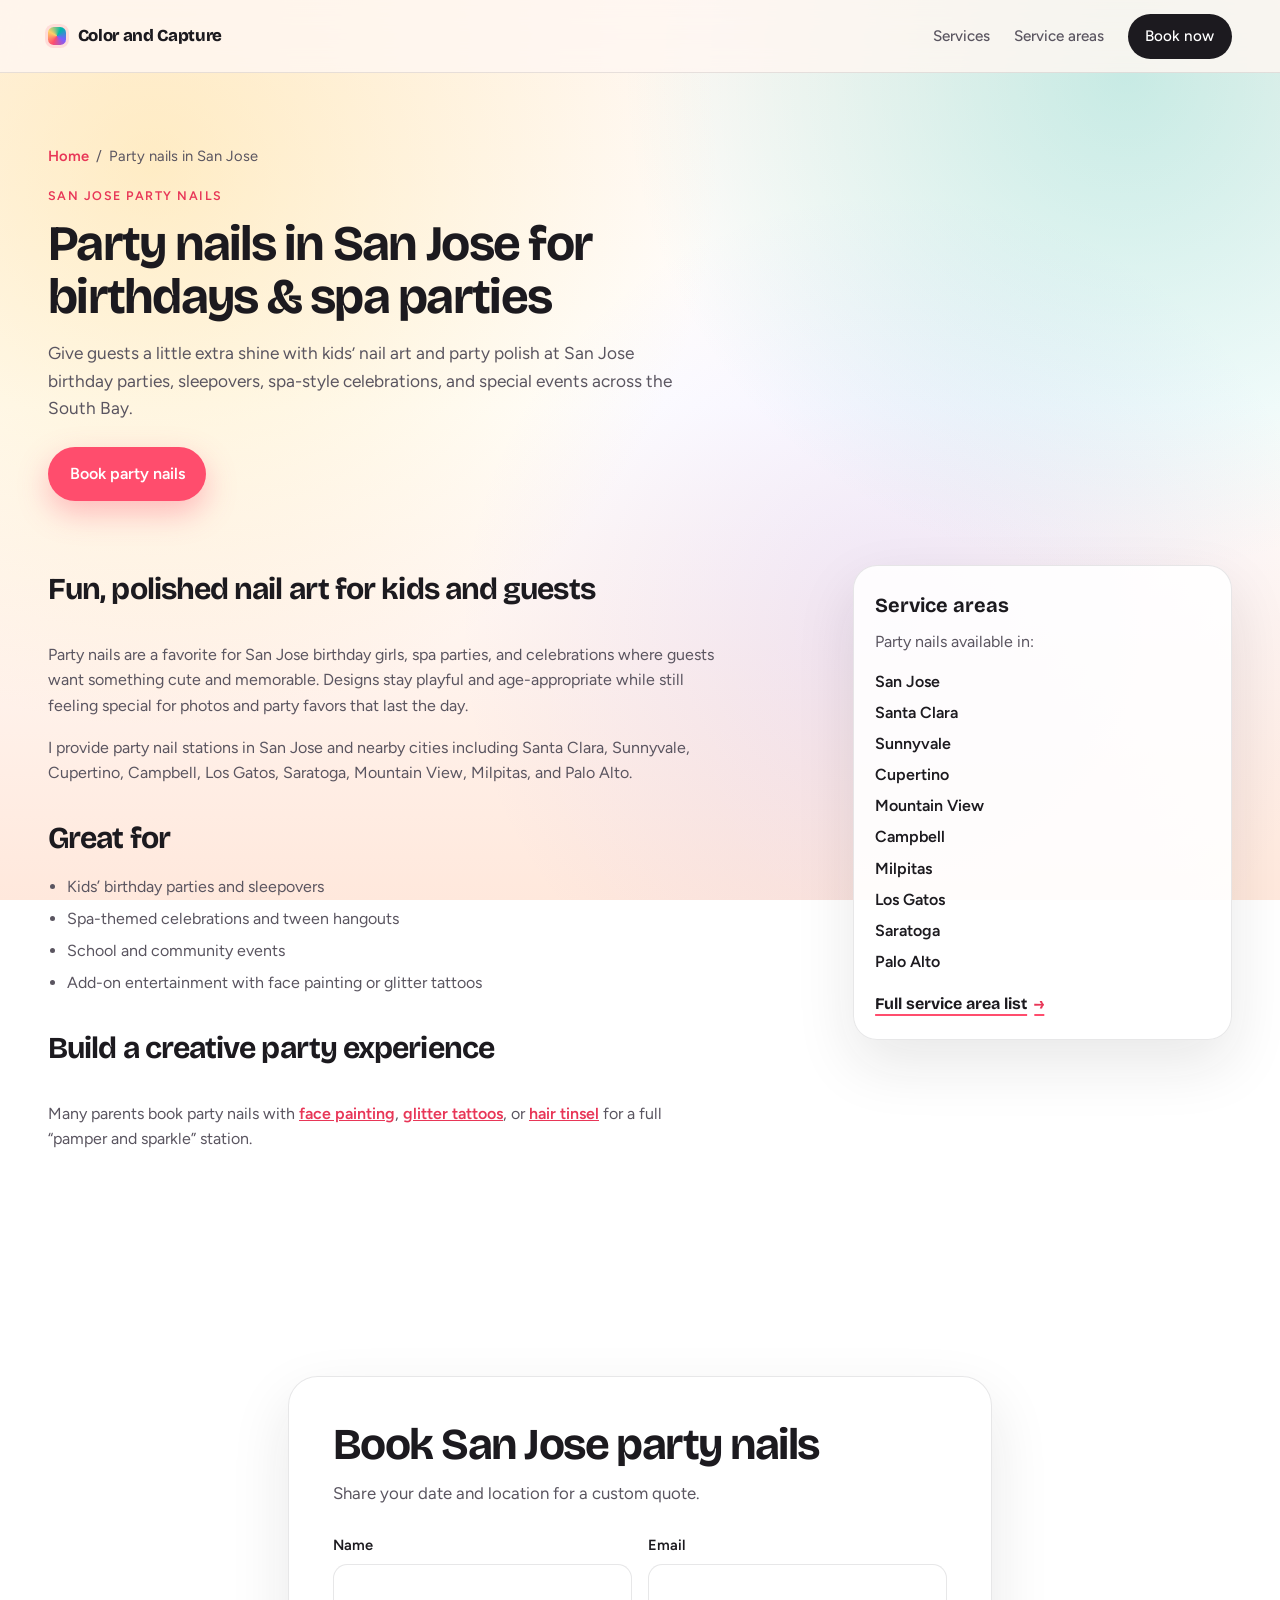
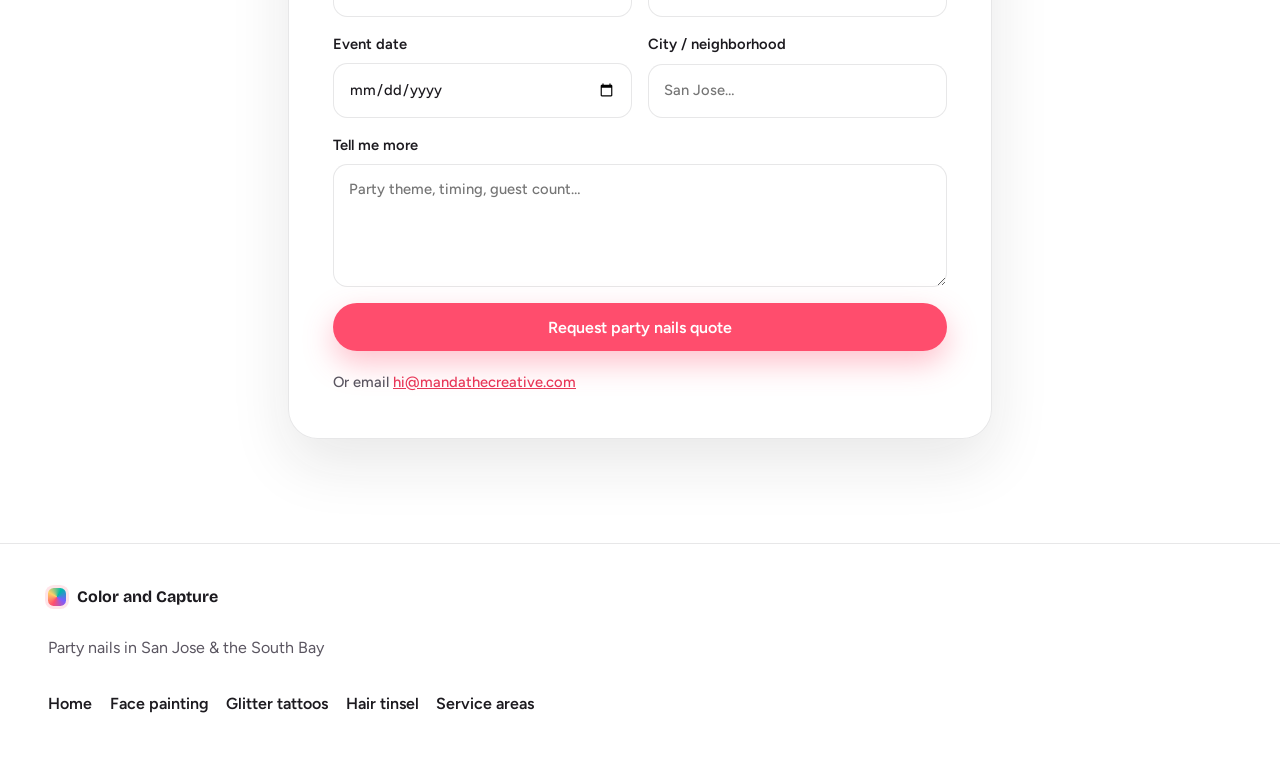
<file: party-nails-san-jose.html>
<!DOCTYPE html>
<html lang="en">
  <head>
    <meta charset="UTF-8" />
    <meta name="viewport" content="width=device-width, initial-scale=1.0" />
    <title>Party Nails in San Jose | Kids’ Birthday Nail Art | Color and Capture</title>
    <meta
      name="description"
      content="Party nails and kids’ nail art in San Jose for birthday parties, spa parties, and events. Serving Santa Clara, Sunnyvale, Cupertino, Campbell, and nearby South Bay cities."
    />
    <link rel="canonical" href="https://mandathecreative.github.io/manda-the-creative/party-nails-san-jose.html" />
    <link rel="preconnect" href="https://fonts.googleapis.com" />
    <link rel="preconnect" href="https://fonts.gstatic.com" crossorigin />
    <link
      href="https://fonts.googleapis.com/css2?family=Bricolage+Grotesque:opsz,wght@12..96,500;12..96,700;12..96,800&family=Figtree:wght@400;500;600&display=swap"
      rel="stylesheet"
    />
    <link rel="stylesheet" href="styles.css" />
    <script type="application/ld+json">
      {
        "@context": "https://schema.org",
        "@type": "Service",
        "name": "Party Nails in San Jose",
        "serviceType": "Party nails",
        "provider": {
          "@type": "LocalBusiness",
          "name": "Color and Capture",
          "url": "https://mandathecreative.github.io/manda-the-creative/"
        },
        "areaServed": ["San Jose, CA", "Santa Clara, CA", "Sunnyvale, CA", "Cupertino, CA", "Campbell, CA"],
        "description": "Party nail art for kids’ birthdays and events in San Jose and the South Bay."
      }
    </script>
  </head>
  <body>
    <a class="skip-link" href="#main">Skip to content</a>
    <header class="site-header">
      <a class="logo" href="index.html" aria-label="Color and Capture home">
        <span class="logo-mark" aria-hidden="true"></span>
        <span class="logo-text">Color and Capture</span>
      </a>
      <nav class="nav" aria-label="Primary">
        <a href="index.html#services">Services</a>
        <a href="service-areas.html">Service areas</a>
        <a class="nav-cta" href="#book">Book now</a>
      </nav>
      <button class="menu-toggle" type="button" aria-expanded="false" aria-controls="mobile-nav">
        <span class="sr-only">Menu</span>
        <span></span><span></span>
      </button>
    </header>
    <nav id="mobile-nav" class="mobile-nav" hidden>
      <a href="index.html#services">Services</a>
      <a href="service-areas.html">Service areas</a>
      <a href="#book">Book now</a>
    </nav>

    <main id="main">
      <section class="page-hero">
        <nav class="breadcrumb" aria-label="Breadcrumb">
          <a href="index.html">Home</a>
          <span aria-hidden="true">/</span>
          <span>Party nails in San Jose</span>
        </nav>
        <p class="eyebrow">San Jose party nails</p>
        <h1>Party nails in San Jose for birthdays &amp; spa parties</h1>
        <p class="page-lede">
          Give guests a little extra shine with kids’ nail art and party polish
          at San Jose birthday parties, sleepovers, spa-style celebrations, and
          special events across the South Bay.
        </p>
        <a class="btn btn-primary" href="#book">Book party nails</a>
      </section>

      <section class="section content-section">
        <div class="content-grid">
          <article class="prose" data-animate="rise">
            <h2>Fun, polished nail art for kids and guests</h2>
            <p>
              Party nails are a favorite for San Jose birthday girls, spa
              parties, and celebrations where guests want something cute and
              memorable. Designs stay playful and age-appropriate while still
              feeling special for photos and party favors that last the day.
            </p>
            <p>
              I provide party nail stations in San Jose and nearby cities
              including Santa Clara, Sunnyvale, Cupertino, Campbell, Los Gatos,
              Saratoga, Mountain View, Milpitas, and Palo Alto.
            </p>
            <h2>Great for</h2>
            <ul>
              <li>Kids’ birthday parties and sleepovers</li>
              <li>Spa-themed celebrations and tween hangouts</li>
              <li>School and community events</li>
              <li>Add-on entertainment with face painting or glitter tattoos</li>
            </ul>
            <h2>Build a creative party experience</h2>
            <p>
              Many parents book party nails with
              <a href="face-painting-san-jose.html">face painting</a>,
              <a href="glitter-tattoos-san-jose.html">glitter tattoos</a>, or
              <a href="hair-tinsel-san-jose.html">hair tinsel</a> for a full
              “pamper and sparkle” station.
            </p>
          </article>
          <aside class="side-card" data-animate="rise" data-delay="2">
            <h2>Service areas</h2>
            <p>Party nails available in:</p>
            <ul class="city-list">
              <li>San Jose</li>
              <li>Santa Clara</li>
              <li>Sunnyvale</li>
              <li>Cupertino</li>
              <li>Mountain View</li>
              <li>Campbell</li>
              <li>Milpitas</li>
              <li>Los Gatos</li>
              <li>Saratoga</li>
              <li>Palo Alto</li>
            </ul>
            <a class="text-link" href="service-areas.html">Full service area list <span aria-hidden="true">→</span></a>
          </aside>
        </div>
      </section>

      <section id="book" class="section book">
        <div class="book-panel" data-animate="rise">
          <h2>Book San Jose party nails</h2>
          <p>Share your date and location for a custom quote.</p>
          <form class="booking-form" name="booking" action="#" method="post">
            <input type="hidden" name="services" value="Party nails" />
            <div class="form-row">
              <label>Name <input type="text" name="name" required autocomplete="name" /></label>
              <label>Email <input type="email" name="email" required autocomplete="email" /></label>
            </div>
            <div class="form-row">
              <label>Event date <input type="date" name="event-date" /></label>
              <label>City / neighborhood <input type="text" name="city" placeholder="San Jose…" /></label>
            </div>
            <label>Tell me more <textarea name="details" rows="4" placeholder="Party theme, timing, guest count…"></textarea></label>
            <button class="btn btn-primary" type="submit">Request party nails quote</button>
            <p class="form-note">Or email <a href="mailto:hi@mandathecreative.com">hi@mandathecreative.com</a></p>
          </form>
        </div>
      </section>
    </main>

    <footer class="site-footer">
      <div class="footer-brand">
        <span class="logo-mark" aria-hidden="true"></span>
        <strong>Color and Capture</strong>
      </div>
      <p>Party nails in San Jose &amp; the South Bay</p>
      <nav class="footer-nav" aria-label="Footer">
        <a href="index.html">Home</a>
        <a href="face-painting-san-jose.html">Face painting</a>
        <a href="glitter-tattoos-san-jose.html">Glitter tattoos</a>
        <a href="hair-tinsel-san-jose.html">Hair tinsel</a>
        <a href="service-areas.html">Service areas</a>
      </nav>
    </footer>
    <script src="script.js"></script>
  </body>
</html>
</file>
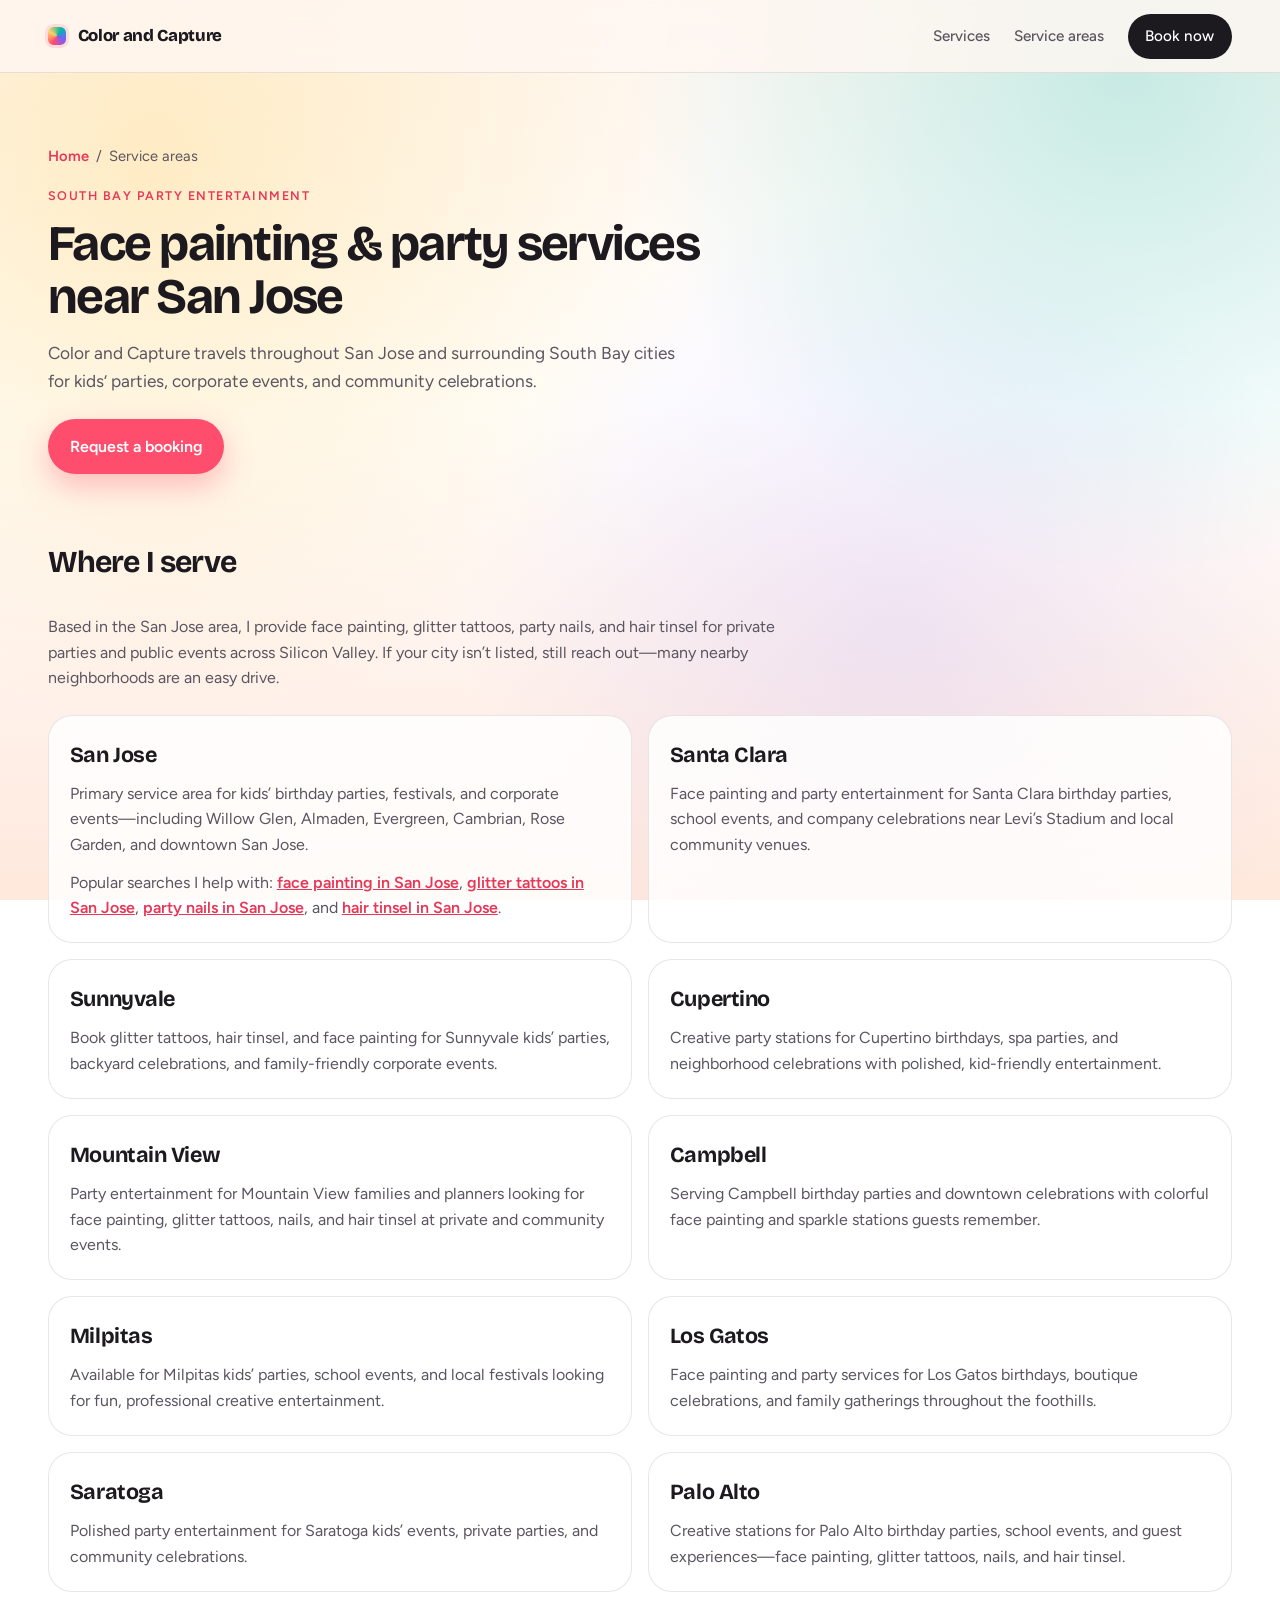
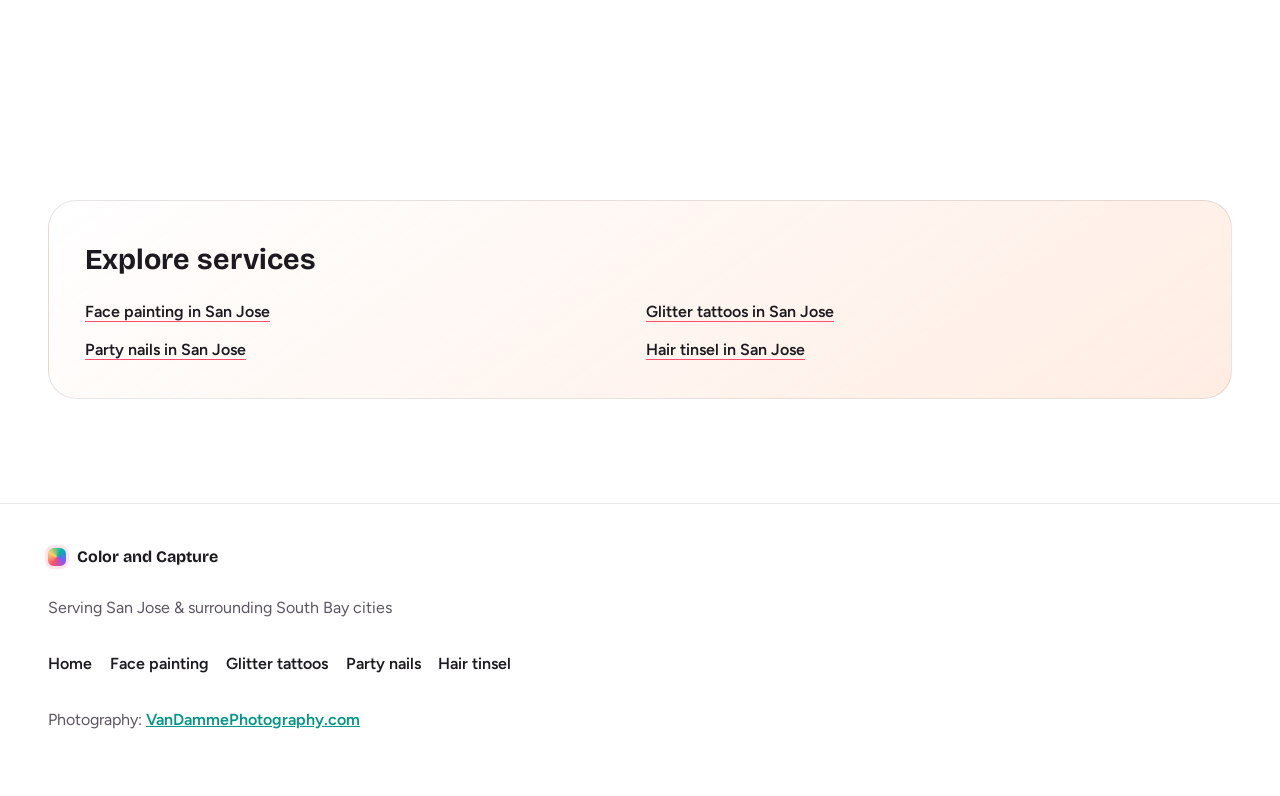
<file: service-areas.html>
<!DOCTYPE html>
<html lang="en">
  <head>
    <meta charset="UTF-8" />
    <meta name="viewport" content="width=device-width, initial-scale=1.0" />
    <title>Service Areas | Face Painting Near San Jose &amp; South Bay | Color and Capture</title>
    <meta
      name="description"
      content="Color and Capture provides face painting, glitter tattoos, party nails, and hair tinsel in San Jose, Santa Clara, Sunnyvale, Cupertino, Mountain View, Campbell, and nearby South Bay cities."
    />
    <link rel="canonical" href="https://mandathecreative.github.io/manda-the-creative/service-areas.html" />
    <link rel="preconnect" href="https://fonts.googleapis.com" />
    <link rel="preconnect" href="https://fonts.gstatic.com" crossorigin />
    <link
      href="https://fonts.googleapis.com/css2?family=Bricolage+Grotesque:opsz,wght@12..96,500;12..96,700;12..96,800&family=Figtree:wght@400;500;600&display=swap"
      rel="stylesheet"
    />
    <link rel="stylesheet" href="styles.css" />
  </head>
  <body>
    <a class="skip-link" href="#main">Skip to content</a>
    <header class="site-header">
      <a class="logo" href="index.html" aria-label="Color and Capture home">
        <span class="logo-mark" aria-hidden="true"></span>
        <span class="logo-text">Color and Capture</span>
      </a>
      <nav class="nav" aria-label="Primary">
        <a href="index.html#services">Services</a>
        <a href="service-areas.html" aria-current="page">Service areas</a>
        <a class="nav-cta" href="index.html#book">Book now</a>
      </nav>
      <button class="menu-toggle" type="button" aria-expanded="false" aria-controls="mobile-nav">
        <span class="sr-only">Menu</span>
        <span></span><span></span>
      </button>
    </header>
    <nav id="mobile-nav" class="mobile-nav" hidden>
      <a href="index.html#services">Services</a>
      <a href="service-areas.html">Service areas</a>
      <a href="index.html#book">Book now</a>
    </nav>

    <main id="main">
      <section class="page-hero">
        <nav class="breadcrumb" aria-label="Breadcrumb">
          <a href="index.html">Home</a>
          <span aria-hidden="true">/</span>
          <span>Service areas</span>
        </nav>
        <p class="eyebrow">South Bay party entertainment</p>
        <h1>Face painting &amp; party services near San Jose</h1>
        <p class="page-lede">
          Color and Capture travels throughout San Jose and surrounding South
          Bay cities for kids’ parties, corporate events, and community
          celebrations.
        </p>
        <a class="btn btn-primary" href="index.html#book">Request a booking</a>
      </section>

      <section class="section content-section">
        <div class="prose wide" data-animate="rise">
          <h2>Where I serve</h2>
          <p>
            Based in the San Jose area, I provide face painting, glitter tattoos,
            party nails, and hair tinsel for private parties and public events
            across Silicon Valley. If your city isn’t listed, still reach out—many
            nearby neighborhoods are an easy drive.
          </p>
        </div>

        <div class="areas-list">
          <article id="san-jose" class="area-card" data-animate="rise">
            <h2>San Jose</h2>
            <p>
              Primary service area for kids’ birthday parties, festivals, and
              corporate events—including Willow Glen, Almaden, Evergreen, Cambrian,
              Rose Garden, and downtown San Jose.
            </p>
            <p>
              Popular searches I help with:
              <a href="face-painting-san-jose.html">face painting in San Jose</a>,
              <a href="glitter-tattoos-san-jose.html">glitter tattoos in San Jose</a>,
              <a href="party-nails-san-jose.html">party nails in San Jose</a>, and
              <a href="hair-tinsel-san-jose.html">hair tinsel in San Jose</a>.
            </p>
          </article>

          <article id="santa-clara" class="area-card" data-animate="rise">
            <h2>Santa Clara</h2>
            <p>
              Face painting and party entertainment for Santa Clara birthday
              parties, school events, and company celebrations near Levi’s Stadium
              and local community venues.
            </p>
          </article>

          <article id="sunnyvale" class="area-card" data-animate="rise">
            <h2>Sunnyvale</h2>
            <p>
              Book glitter tattoos, hair tinsel, and face painting for Sunnyvale
              kids’ parties, backyard celebrations, and family-friendly corporate
              events.
            </p>
          </article>

          <article id="cupertino" class="area-card" data-animate="rise">
            <h2>Cupertino</h2>
            <p>
              Creative party stations for Cupertino birthdays, spa parties, and
              neighborhood celebrations with polished, kid-friendly entertainment.
            </p>
          </article>

          <article id="mountain-view" class="area-card" data-animate="rise">
            <h2>Mountain View</h2>
            <p>
              Party entertainment for Mountain View families and planners looking
              for face painting, glitter tattoos, nails, and hair tinsel at
              private and community events.
            </p>
          </article>

          <article id="campbell" class="area-card" data-animate="rise">
            <h2>Campbell</h2>
            <p>
              Serving Campbell birthday parties and downtown celebrations with
              colorful face painting and sparkle stations guests remember.
            </p>
          </article>

          <article id="milpitas" class="area-card" data-animate="rise">
            <h2>Milpitas</h2>
            <p>
              Available for Milpitas kids’ parties, school events, and local
              festivals looking for fun, professional creative entertainment.
            </p>
          </article>

          <article id="los-gatos" class="area-card" data-animate="rise">
            <h2>Los Gatos</h2>
            <p>
              Face painting and party services for Los Gatos birthdays, boutique
              celebrations, and family gatherings throughout the foothills.
            </p>
          </article>

          <article id="saratoga" class="area-card" data-animate="rise">
            <h2>Saratoga</h2>
            <p>
              Polished party entertainment for Saratoga kids’ events, private
              parties, and community celebrations.
            </p>
          </article>

          <article id="palo-alto" class="area-card" data-animate="rise">
            <h2>Palo Alto</h2>
            <p>
              Creative stations for Palo Alto birthday parties, school events,
              and guest experiences—face painting, glitter tattoos, nails, and
              hair tinsel.
            </p>
          </article>
        </div>
      </section>

      <section class="section">
        <div class="related-panel" data-animate="rise">
          <h2>Explore services</h2>
          <div class="related-links">
            <a href="face-painting-san-jose.html">Face painting in San Jose</a>
            <a href="glitter-tattoos-san-jose.html">Glitter tattoos in San Jose</a>
            <a href="party-nails-san-jose.html">Party nails in San Jose</a>
            <a href="hair-tinsel-san-jose.html">Hair tinsel in San Jose</a>
          </div>
        </div>
      </section>
    </main>

    <footer class="site-footer">
      <div class="footer-brand">
        <span class="logo-mark" aria-hidden="true"></span>
        <strong>Color and Capture</strong>
      </div>
      <p>Serving San Jose &amp; surrounding South Bay cities</p>
      <nav class="footer-nav" aria-label="Footer">
        <a href="index.html">Home</a>
        <a href="face-painting-san-jose.html">Face painting</a>
        <a href="glitter-tattoos-san-jose.html">Glitter tattoos</a>
        <a href="party-nails-san-jose.html">Party nails</a>
        <a href="hair-tinsel-san-jose.html">Hair tinsel</a>
      </nav>
      <p class="footer-photo">
        Photography:
        <a href="https://VanDammePhotography.com" target="_blank" rel="noopener noreferrer"
          >VanDammePhotography.com</a
        >
      </p>
    </footer>
    <script src="script.js"></script>
  </body>
</html>
</file>
<file: styles.css>
:root {
  --bg: #fff7f2;
  --bg-deep: #ffe8dc;
  --ink: #1c1a1f;
  --ink-soft: #5a5560;
  --coral: #ff4d6d;
  --coral-deep: #e83657;
  --ink-deep: #1c1a1f;
  --teal: #00b8a9;
  --teal-deep: #009688;
  --sun: #ffd166;
  --berry: #7b5cff;
  --white: #ffffff;
  --line: rgba(28, 26, 31, 0.1);
  --shadow: 0 24px 60px rgba(28, 26, 31, 0.1);
  --radius: 1.5rem;
  --font-display: "Bricolage Grotesque", system-ui, sans-serif;
  --font-body: "Figtree", system-ui, sans-serif;
  --header-h: 4.5rem;
}

*,
*::before,
*::after {
  box-sizing: border-box;
}

html {
  scroll-behavior: smooth;
}

body {
  margin: 0;
  font-family: var(--font-body);
  color: var(--ink);
  background:
    radial-gradient(circle at 12% 18%, rgba(255, 209, 102, 0.35), transparent 42%),
    radial-gradient(circle at 88% 8%, rgba(0, 184, 169, 0.22), transparent 36%),
    radial-gradient(circle at 70% 70%, rgba(123, 92, 255, 0.12), transparent 40%),
    linear-gradient(180deg, var(--bg) 0%, #fff 45%, var(--bg-deep) 100%);
  background-attachment: fixed;
  line-height: 1.6;
  overflow-x: hidden;
}

img {
  max-width: 100%;
  display: block;
}

a {
  color: inherit;
}

.sr-only {
  position: absolute;
  width: 1px;
  height: 1px;
  padding: 0;
  margin: -1px;
  overflow: hidden;
  clip: rect(0, 0, 0, 0);
  white-space: nowrap;
  border: 0;
}

.skip-link {
  position: absolute;
  left: 1rem;
  top: -3rem;
  background: var(--ink);
  color: var(--white);
  padding: 0.6rem 1rem;
  border-radius: 999px;
  z-index: 100;
  text-decoration: none;
}

.skip-link:focus {
  top: 1rem;
}

.site-header {
  position: sticky;
  top: 0;
  z-index: 50;
  display: flex;
  align-items: center;
  justify-content: space-between;
  gap: 1rem;
  min-height: var(--header-h);
  padding: 0.85rem clamp(1.25rem, 4vw, 3rem);
  backdrop-filter: blur(14px);
  background: rgba(255, 247, 242, 0.82);
  border-bottom: 1px solid var(--line);
}

.logo {
  display: inline-flex;
  align-items: center;
  gap: 0.7rem;
  text-decoration: none;
  font-family: var(--font-display);
  font-weight: 800;
  letter-spacing: -0.02em;
}

.logo-mark {
  width: 1.15rem;
  height: 1.15rem;
  border-radius: 0.35rem;
  background: conic-gradient(from 210deg, var(--coral), var(--sun), var(--teal), var(--berry), var(--coral));
  box-shadow: 0 0 0 3px rgba(255, 77, 109, 0.15);
  flex-shrink: 0;
}

.logo-text {
  font-size: 1.05rem;
}

.nav {
  display: none;
  align-items: center;
  gap: 1.5rem;
}

.nav a {
  text-decoration: none;
  font-weight: 500;
  font-size: 0.95rem;
  color: var(--ink-soft);
  transition: color 0.2s ease;
}

.nav a:hover {
  color: var(--ink);
}

.nav-cta {
  background: var(--ink);
  color: var(--white) !important;
  padding: 0.65rem 1.1rem;
  border-radius: 999px;
}

.nav-cta:hover {
  background: var(--coral-deep);
}

.menu-toggle {
  display: inline-flex;
  flex-direction: column;
  justify-content: center;
  gap: 0.35rem;
  width: 2.75rem;
  height: 2.75rem;
  border: 1px solid var(--line);
  border-radius: 0.85rem;
  background: var(--white);
  cursor: pointer;
  padding: 0.7rem;
}

.menu-toggle span:not(.sr-only) {
  display: block;
  height: 2px;
  width: 100%;
  background: var(--ink);
  border-radius: 2px;
  transition: transform 0.25s ease, opacity 0.25s ease;
}

.menu-toggle[aria-expanded="true"] span:nth-child(2) {
  transform: translateY(4.5px) rotate(45deg);
}

.menu-toggle[aria-expanded="true"] span:nth-child(3) {
  transform: translateY(-4.5px) rotate(-45deg);
}

.mobile-nav {
  display: grid;
  gap: 0.35rem;
  padding: 0.75rem clamp(1.25rem, 4vw, 3rem) 1.25rem;
  background: rgba(255, 247, 242, 0.96);
  border-bottom: 1px solid var(--line);
}

.mobile-nav[hidden] {
  display: none;
}

.mobile-nav a {
  text-decoration: none;
  font-weight: 600;
  padding: 0.85rem 1rem;
  border-radius: 0.9rem;
  background: var(--white);
}

.hero {
  padding: clamp(1rem, 3vw, 2rem) clamp(0.75rem, 3vw, 2.5rem) clamp(2rem, 5vw, 3.5rem);
}

.hero-panel {
  position: relative;
  display: grid;
  gap: clamp(2rem, 5vw, 3rem);
  align-items: center;
  max-width: 82rem;
  margin: 0 auto;
  padding: clamp(1.75rem, 5vw, 3.5rem);
  border: 3px solid var(--ink);
  border-radius: clamp(1.5rem, 4vw, 2.5rem);
  background: var(--ink-deep);
  box-shadow: 10px 10px 0 var(--coral);
  overflow: hidden;
}

.hero-bg {
  position: absolute;
  inset: 0;
  pointer-events: none;
}

.hero-dots {
  position: absolute;
  inset: 0;
  background-image: radial-gradient(rgba(255, 247, 242, 0.22) 1.5px, transparent 1.6px);
  background-size: 22px 22px;
  -webkit-mask-image: radial-gradient(ellipse at 25% 40%, #000 10%, transparent 70%);
  mask-image: radial-gradient(ellipse at 25% 40%, #000 10%, transparent 70%);
  opacity: 0.7;
}

.blob {
  position: absolute;
  border-radius: 50%;
  filter: blur(2px);
  opacity: 0.28;
  animation: float 9s ease-in-out infinite;
}

.blob-a {
  width: min(58vw, 520px);
  height: min(58vw, 520px);
  right: -8%;
  top: 8%;
  background: radial-gradient(circle at 30% 30%, #ff8fa3, var(--coral) 55%, transparent 70%);
}

.blob-b {
  width: min(42vw, 380px);
  height: min(42vw, 380px);
  left: -6%;
  bottom: 12%;
  background: radial-gradient(circle at 40% 40%, #7ef0e4, var(--teal) 60%, transparent 72%);
  animation-delay: -2.5s;
}

.blob-c {
  width: min(28vw, 240px);
  height: min(28vw, 240px);
  left: 42%;
  top: 18%;
  background: radial-gradient(circle at 40% 40%, #ffe8a3, var(--sun) 58%, transparent 70%);
  animation-delay: -4s;
}

.sparkle {
  position: absolute;
  width: 0.55rem;
  height: 0.55rem;
  border-radius: 50%;
  background: var(--white);
  box-shadow: 0 0 0 4px rgba(255, 255, 255, 0.25);
  animation: twinkle 2.8s ease-in-out infinite;
}

.sparkle-1 { top: 22%; left: 18%; }
.sparkle-2 { top: 36%; right: 22%; animation-delay: -1s; }
.sparkle-3 { bottom: 28%; left: 48%; animation-delay: -1.8s; }

.hero-content {
  position: relative;
  z-index: 1;
  max-width: 42rem;
  color: var(--bg);
}

.hero-art {
  position: relative;
  z-index: 1;
  justify-self: center;
  width: min(100%, 30rem);
}

.hero-art img {
  width: 100%;
  height: auto;
  border: 3px solid var(--bg);
  border-radius: 1.5rem;
  box-shadow: 8px 8px 0 var(--teal);
  transform: rotate(-1.5deg);
}

.hero-badge {
  display: inline-flex;
  align-items: center;
  gap: 0.45rem;
  margin: 0 0 1.25rem;
  padding: 0.5rem 0.95rem;
  border: 2px solid var(--ink);
  border-radius: 999px;
  background: var(--white);
  box-shadow: 4px 4px 0 var(--sun);
  transform: rotate(-2deg);
  font-size: 0.78rem;
  font-weight: 700;
  letter-spacing: 0.1em;
  text-transform: uppercase;
}

.hero-badge span {
  color: var(--coral);
}

.brand-lockup {
  margin: 0 0 1.1rem;
  font-family: var(--font-display);
  font-weight: 800;
  font-size: clamp(2.7rem, 10vw, 5.4rem);
  line-height: 0.82;
  letter-spacing: -0.055em;
  color: var(--bg);
  display: grid;
  justify-items: start;
}

.lockup-color {
  text-shadow: 5px 5px 0 var(--teal);
}

.lockup-and {
  margin: 0.1em 0 0.02em 0.12em;
  font-size: 0.32em;
  font-weight: 700;
  letter-spacing: 0.28em;
  text-transform: uppercase;
  color: var(--sun);
  transform: rotate(-3deg);
}

.lockup-capture {
  background: linear-gradient(96deg, var(--coral) 12%, var(--berry) 52%, var(--teal) 92%);
  -webkit-background-clip: text;
  background-clip: text;
  color: transparent;
  transform: rotate(-1.5deg);
}

.hero h1 {
  margin: 0 0 1.1rem;
  font-family: var(--font-display);
  font-weight: 700;
  font-size: clamp(1.5rem, 3.4vw, 2rem);
  line-height: 1.25;
  letter-spacing: -0.03em;
  max-width: 24ch;
  color: var(--bg);
}

.marker {
  color: var(--ink);
}

.marker {
  position: relative;
  white-space: nowrap;
  z-index: 0;
}

.marker::before {
  content: "";
  position: absolute;
  inset: 12% -0.35em 8%;
  z-index: -1;
  background: linear-gradient(100deg, var(--sun), rgba(255, 143, 163, 0.9));
  border-radius: 0.6em 0.9em 0.5em 0.8em;
  transform: rotate(-1.5deg);
}

.hero-lede {
  margin: 0 0 1.75rem;
  max-width: 34rem;
  font-size: 1.08rem;
  color: rgba(255, 247, 242, 0.82);
}

.hero-actions {
  display: flex;
  flex-wrap: wrap;
  gap: 0.85rem;
}

.hero-actions .btn {
  border: 2px solid var(--bg);
  box-shadow: 5px 5px 0 var(--bg);
}

.hero-actions .btn:hover {
  transform: translate(-2px, -2px);
  box-shadow: 7px 7px 0 var(--bg);
}

.hero-actions .btn-ghost {
  background: transparent;
  color: var(--bg);
}

.hero-actions .btn-ghost:hover {
  background: rgba(255, 247, 242, 0.12);
}

.hero-chips {
  list-style: none;
  margin: 2rem 0 0;
  padding: 0;
  display: flex;
  flex-wrap: wrap;
  gap: 0.6rem;
}

.hero-chips a {
  display: inline-block;
  padding: 0.5rem 0.9rem;
  border: 2px solid var(--bg);
  border-radius: 999px;
  background: var(--bg);
  color: var(--ink);
  box-shadow: 3px 3px 0 rgba(255, 247, 242, 0.35);
  font-size: 0.88rem;
  font-weight: 700;
  text-decoration: none;
  transition: transform 0.2s ease, box-shadow 0.2s ease, background 0.2s ease;
}

.hero-chips li:nth-child(odd) a {
  transform: rotate(-2deg);
}

.hero-chips li:nth-child(even) a {
  transform: rotate(1.5deg);
}

.hero-chips li:nth-child(1) a:hover { background: var(--coral); color: var(--bg); }
.hero-chips li:nth-child(2) a:hover { background: var(--teal); color: var(--bg); }
.hero-chips li:nth-child(3) a:hover { background: var(--sun); }
.hero-chips li:nth-child(4) a:hover { background: var(--berry); color: var(--bg); }

.hero-chips a:hover {
  transform: translate(-1px, -2px) rotate(0deg);
  box-shadow: 5px 5px 0 rgba(255, 247, 242, 0.5);
}

.btn {
  display: inline-flex;
  align-items: center;
  justify-content: center;
  gap: 0.45rem;
  padding: 0.9rem 1.35rem;
  border-radius: 999px;
  border: none;
  text-decoration: none;
  font-family: var(--font-body);
  font-weight: 600;
  font-size: 1rem;
  cursor: pointer;
  transition: transform 0.2s ease, background 0.2s ease, box-shadow 0.2s ease;
}

.btn:hover {
  transform: translateY(-2px);
}

.btn-primary {
  background: var(--coral);
  color: var(--white);
  box-shadow: 0 12px 30px rgba(255, 77, 109, 0.35);
}

.btn-primary:hover {
  background: var(--coral-deep);
}

.btn-ghost {
  background: rgba(255, 255, 255, 0.7);
  color: var(--ink);
  border: 1px solid var(--line);
}

.btn-secondary {
  background: var(--teal);
  color: var(--white);
  box-shadow: 0 12px 30px rgba(0, 184, 169, 0.3);
  white-space: nowrap;
}

.btn-secondary:hover {
  background: var(--teal-deep);
}

.section {
  padding: clamp(3.5rem, 9vw, 6.5rem) clamp(1.25rem, 4vw, 3rem);
}

.section-intro {
  max-width: 36rem;
  margin-bottom: 2.25rem;
}

.section-intro h2,
.about-copy h2,
.events-copy h2,
.photo-callout h2,
.book-panel h2 {
  margin: 0 0 0.65rem;
  font-family: var(--font-display);
  font-size: clamp(1.9rem, 4vw, 2.75rem);
  line-height: 1.1;
  letter-spacing: -0.035em;
}

.section-intro p,
.about-copy p,
.events-copy p,
.photo-callout p,
.book-panel > p {
  margin: 0;
  color: var(--ink-soft);
  font-size: 1.05rem;
}

.service-grid {
  list-style: none;
  margin: 0;
  padding: 0;
  display: grid;
  gap: 1rem;
}

.service {
  padding: 1.5rem 1.4rem 1.6rem;
  border-radius: var(--radius);
  background: rgba(255, 255, 255, 0.72);
  border: 1px solid transparent;
  border-image: none;
  position: relative;
  overflow: hidden;
  transition: transform 0.25s ease, box-shadow 0.25s ease;
}

.service::before {
  content: "";
  position: absolute;
  inset: 0;
  border-radius: inherit;
  padding: 1px;
  background: linear-gradient(135deg, rgba(255, 77, 109, 0.35), rgba(0, 184, 169, 0.25), rgba(123, 92, 255, 0.2));
  -webkit-mask: linear-gradient(#fff 0 0) content-box, linear-gradient(#fff 0 0);
  mask: linear-gradient(#fff 0 0) content-box, linear-gradient(#fff 0 0);
  -webkit-mask-composite: xor;
  mask-composite: exclude;
  pointer-events: none;
}

.service:hover {
  transform: translateY(-4px);
  box-shadow: var(--shadow);
}

.service-swatch {
  display: block;
  width: 2.5rem;
  height: 0.55rem;
  border-radius: 999px;
  margin-bottom: 1.1rem;
}

.swatch-coral { background: var(--coral); }
.swatch-teal { background: var(--teal); }
.swatch-sun { background: var(--sun); }
.swatch-berry { background: var(--berry); }

.service h3 {
  margin: 0 0 0.5rem;
  font-family: var(--font-display);
  font-size: 1.35rem;
  letter-spacing: -0.02em;
}

.service h3 a {
  color: inherit;
  text-decoration: none;
}

.service h3 a:hover {
  color: var(--coral-deep);
}

.service p {
  margin: 0 0 1rem;
  color: var(--ink-soft);
}

.service .text-link {
  font-size: 0.95rem;
}

.about-panel {
  display: grid;
  gap: 2rem;
  align-items: center;
  max-width: 68rem;
  margin: 0 auto;
}

.about-portrait {
  position: relative;
  width: min(100%, 30rem);
  margin: 0 auto;
  isolation: isolate;
}

.about-portrait::before {
  content: "";
  position: absolute;
  inset: 7% -5% -5% 7%;
  z-index: -2;
  border-radius: 48% 52% 45% 55% / 55% 42% 58% 45%;
  background: linear-gradient(145deg, var(--sun), var(--coral));
  transform: rotate(3deg);
}

.about-portrait img {
  width: 100%;
  aspect-ratio: 1;
  object-fit: cover;
  border-radius: 48% 52% 45% 55% / 55% 42% 58% 45%;
  box-shadow: var(--shadow);
}

.portrait-accent {
  position: absolute;
  z-index: 1;
  border: 5px solid var(--bg);
  border-radius: 50%;
}

.portrait-accent-coral {
  width: 4.5rem;
  height: 4.5rem;
  top: 4%;
  right: -3%;
  background: var(--coral);
}

.portrait-accent-teal {
  width: 2.8rem;
  height: 2.8rem;
  bottom: 6%;
  left: -2%;
  background: var(--teal);
}

.about-copy {
  max-width: 34rem;
}

.about-copy .eyebrow {
  margin: 0 0 0.65rem;
  color: var(--coral-deep);
  font-size: 0.78rem;
  font-weight: 600;
  letter-spacing: 0.12em;
  text-transform: uppercase;
}

.about-copy p:not(.eyebrow) {
  margin-bottom: 1.25rem;
}

.text-link {
  display: inline-flex;
  align-items: center;
  gap: 0.45rem;
  color: var(--ink);
  font-family: var(--font-display);
  font-weight: 700;
  text-decoration-color: var(--coral);
  text-decoration-thickness: 2px;
  text-underline-offset: 0.3rem;
}

.text-link span {
  color: var(--coral-deep);
  transition: transform 0.2s ease;
}

.text-link:hover span {
  transform: translateX(0.25rem);
}

.events-panel {
  display: grid;
  gap: 2rem;
  padding: clamp(1.75rem, 4vw, 2.75rem);
  border-radius: calc(var(--radius) + 0.35rem);
  background:
    linear-gradient(145deg, rgba(255, 255, 255, 0.9), rgba(255, 232, 220, 0.85)),
    linear-gradient(120deg, rgba(255, 77, 109, 0.08), rgba(0, 184, 169, 0.1));
  border: 1px solid var(--line);
  box-shadow: var(--shadow);
}

.event-list {
  list-style: none;
  margin: 0;
  padding: 0;
  display: grid;
  gap: 0.85rem;
}

.event-list li {
  display: grid;
  gap: 0.15rem;
  padding: 1rem 1.1rem;
  border-radius: 1rem;
  background: rgba(255, 255, 255, 0.8);
}

.event-list strong {
  font-family: var(--font-display);
  font-size: 1.1rem;
  letter-spacing: -0.02em;
}

.event-list span {
  color: var(--ink-soft);
  font-size: 0.98rem;
}

.photo-callout {
  display: grid;
  gap: 1.5rem;
  align-items: center;
  padding: clamp(1.75rem, 4vw, 2.5rem);
  border-radius: calc(var(--radius) + 0.35rem);
  background: linear-gradient(135deg, #163a3a 0%, #0f2f3a 55%, #1d2540 100%);
  color: #f5fffd;
}

.photo-callout .eyebrow {
  margin: 0 0 0.5rem;
  text-transform: uppercase;
  letter-spacing: 0.12em;
  font-size: 0.75rem;
  font-weight: 600;
  color: #8fe8de;
}

.photo-callout h2 {
  color: #fff;
}

.photo-callout p {
  color: rgba(245, 255, 253, 0.78);
  max-width: 36rem;
}

.book-panel {
  max-width: 44rem;
  margin: 0 auto;
  padding: clamp(1.75rem, 4vw, 2.75rem);
  border-radius: calc(var(--radius) + 0.35rem);
  background: rgba(255, 255, 255, 0.88);
  border: 1px solid var(--line);
  box-shadow: var(--shadow);
}

.booking-form {
  margin-top: 1.75rem;
  display: grid;
  gap: 1rem;
}

.form-row {
  display: grid;
  gap: 1rem;
}

.booking-form label,
.service-checks {
  display: grid;
  gap: 0.4rem;
  font-weight: 600;
  font-size: 0.92rem;
}

.booking-form input,
.booking-form select,
.booking-form textarea {
  width: 100%;
  font: inherit;
  font-weight: 500;
  color: var(--ink);
  padding: 0.85rem 0.95rem;
  border-radius: 0.9rem;
  border: 1px solid var(--line);
  background: #fff;
}

.booking-form input:focus,
.booking-form select:focus,
.booking-form textarea:focus {
  outline: 2px solid rgba(255, 77, 109, 0.35);
  border-color: var(--coral);
}

.service-checks {
  border: none;
  margin: 0;
  padding: 0;
}

.service-checks legend {
  margin-bottom: 0.55rem;
  font-weight: 600;
}

.service-checks label {
  display: flex;
  align-items: center;
  gap: 0.55rem;
  font-weight: 500;
}

.service-checks input {
  width: auto;
}

.form-note {
  margin: 0.25rem 0 0;
  color: var(--ink-soft);
  font-size: 0.92rem;
  font-weight: 500;
}

.form-note a {
  color: var(--coral-deep);
}

.city-grid {
  list-style: none;
  margin: 0;
  padding: 0;
  display: grid;
  grid-template-columns: repeat(2, minmax(0, 1fr));
  gap: 0.75rem;
}

.city-grid a {
  display: block;
  padding: 0.95rem 1rem;
  border-radius: 1rem;
  background: rgba(255, 255, 255, 0.8);
  border: 1px solid var(--line);
  text-decoration: none;
  font-weight: 600;
  transition: transform 0.2s ease, box-shadow 0.2s ease;
}

.city-grid a:hover {
  transform: translateY(-2px);
  box-shadow: var(--shadow);
}

.areas-cta {
  margin: 1.5rem 0 0;
}

.page-hero {
  padding: clamp(2.5rem, 7vw, 4.5rem) clamp(1.25rem, 4vw, 3rem) clamp(2rem, 5vw, 3rem);
  max-width: 48rem;
}

.breadcrumb {
  display: flex;
  flex-wrap: wrap;
  gap: 0.45rem;
  align-items: center;
  margin-bottom: 1.1rem;
  color: var(--ink-soft);
  font-size: 0.92rem;
}

.breadcrumb a {
  color: var(--coral-deep);
  text-decoration: none;
  font-weight: 600;
}

.page-hero .eyebrow {
  margin: 0 0 0.65rem;
  color: var(--coral-deep);
  font-size: 0.78rem;
  font-weight: 600;
  letter-spacing: 0.12em;
  text-transform: uppercase;
}

.page-hero h1 {
  margin: 0 0 1rem;
  font-family: var(--font-display);
  font-size: clamp(2rem, 5vw, 3.1rem);
  line-height: 1.08;
  letter-spacing: -0.035em;
}

.page-lede {
  margin: 0 0 1.5rem;
  color: var(--ink-soft);
  font-size: 1.08rem;
  max-width: 40rem;
}

.content-section {
  padding-top: 1rem;
}

.content-grid {
  display: grid;
  gap: 1.5rem;
  align-items: start;
}

.prose {
  max-width: 42rem;
}

.prose.wide {
  max-width: 48rem;
  margin-bottom: 1.5rem;
}

.prose h2 {
  margin: 0 0 0.75rem;
  font-family: var(--font-display);
  font-size: clamp(1.45rem, 3vw, 1.9rem);
  letter-spacing: -0.03em;
}

.prose h2 + p,
.prose p + h2,
.prose ul + h2 {
  margin-top: 1.75rem;
}

.prose p {
  margin: 0 0 1rem;
  color: var(--ink-soft);
}

.prose a {
  color: var(--coral-deep);
  font-weight: 600;
}

.prose ul {
  margin: 0 0 1rem;
  padding-left: 1.2rem;
  color: var(--ink-soft);
}

.prose li + li {
  margin-top: 0.4rem;
}

.side-card {
  padding: 1.4rem 1.3rem;
  border-radius: var(--radius);
  background: rgba(255, 255, 255, 0.88);
  border: 1px solid var(--line);
  box-shadow: var(--shadow);
}

.side-card h2 {
  margin: 0 0 0.55rem;
  font-family: var(--font-display);
  font-size: 1.25rem;
}

.side-card p {
  margin: 0 0 0.85rem;
  color: var(--ink-soft);
}

.city-list {
  list-style: none;
  margin: 0 0 1rem;
  padding: 0;
  display: grid;
  gap: 0.35rem;
  color: var(--ink);
  font-weight: 600;
}

.areas-list {
  display: grid;
  gap: 1rem;
}

.area-card {
  padding: 1.35rem 1.3rem;
  border-radius: var(--radius);
  background: rgba(255, 255, 255, 0.82);
  border: 1px solid var(--line);
}

.area-card h2 {
  margin: 0 0 0.55rem;
  font-family: var(--font-display);
  font-size: 1.35rem;
  letter-spacing: -0.02em;
}

.area-card p {
  margin: 0 0 0.75rem;
  color: var(--ink-soft);
}

.area-card p:last-child {
  margin-bottom: 0;
}

.area-card a {
  color: var(--coral-deep);
  font-weight: 600;
}

.related-panel {
  padding: clamp(1.5rem, 4vw, 2.25rem);
  border-radius: calc(var(--radius) + 0.25rem);
  background: linear-gradient(145deg, rgba(255, 255, 255, 0.92), rgba(255, 232, 220, 0.8));
  border: 1px solid var(--line);
}

.related-panel h2 {
  margin: 0 0 1rem;
  font-family: var(--font-display);
  font-size: clamp(1.4rem, 3vw, 1.8rem);
}

.related-links {
  display: grid;
  gap: 0.75rem;
}

.related-links a {
  color: var(--ink);
  font-weight: 600;
  text-decoration-color: var(--coral);
  text-underline-offset: 0.25rem;
}

.site-footer {
  padding: 2.5rem clamp(1.25rem, 4vw, 3rem) 3rem;
  border-top: 1px solid var(--line);
  display: grid;
  gap: 0.55rem;
  color: var(--ink-soft);
}

.footer-brand {
  display: inline-flex;
  align-items: center;
  gap: 0.65rem;
  color: var(--ink);
  font-family: var(--font-display);
}

.footer-nav {
  display: flex;
  flex-wrap: wrap;
  gap: 0.75rem 1.1rem;
  margin: 0.35rem 0;
}

.footer-nav a {
  color: var(--ink);
  font-weight: 600;
  text-decoration: none;
}

.footer-nav a:hover {
  color: var(--coral-deep);
}

.footer-photo a {
  color: var(--teal-deep);
  font-weight: 600;
}

[data-animate] {
  opacity: 0;
  transform: translateY(18px);
  transition: opacity 0.7s ease, transform 0.7s ease;
}

[data-animate].is-visible {
  opacity: 1;
  transform: none;
}

[data-delay="1"] { transition-delay: 0.05s; }
[data-delay="2"] { transition-delay: 0.12s; }
[data-delay="3"] { transition-delay: 0.19s; }
[data-delay="4"] { transition-delay: 0.26s; }

@keyframes float {
  0%, 100% { transform: translateY(0) scale(1); }
  50% { transform: translateY(-18px) scale(1.04); }
}

@keyframes twinkle {
  0%, 100% { opacity: 0.35; transform: scale(0.8); }
  50% { opacity: 1; transform: scale(1.2); }
}

@media (min-width: 720px) {
  .service-grid {
    grid-template-columns: repeat(2, minmax(0, 1fr));
  }

  .about-panel {
    grid-template-columns: minmax(17rem, 0.9fr) minmax(20rem, 1.1fr);
    gap: clamp(3rem, 7vw, 6rem);
  }

  .events-panel {
    grid-template-columns: 1.1fr 1fr;
    align-items: center;
  }

  .form-row {
    grid-template-columns: 1fr 1fr;
  }

  .photo-callout {
    grid-template-columns: 1.4fr auto;
  }

  .city-grid {
    grid-template-columns: repeat(5, minmax(0, 1fr));
  }

  .content-grid {
    grid-template-columns: minmax(0, 1.5fr) minmax(14rem, 0.75fr);
    gap: clamp(1.5rem, 4vw, 3rem);
  }

  .areas-list {
    grid-template-columns: repeat(2, minmax(0, 1fr));
  }

  .related-links {
    grid-template-columns: repeat(2, minmax(0, 1fr));
  }
}

@media (min-width: 900px) {
  .nav {
    display: flex;
  }

  .menu-toggle,
  .mobile-nav {
    display: none !important;
  }
}

@media (min-width: 980px) {
  .service-grid {
    grid-template-columns: repeat(4, minmax(0, 1fr));
  }

  .hero-panel {
    grid-template-columns: minmax(0, 1.15fr) minmax(18rem, 0.85fr);
  }
}

@media (prefers-reduced-motion: reduce) {
  html { scroll-behavior: auto; }
  .blob,
  .sparkle,
  [data-animate],
  .btn,
  .service,
  .hero-chips a {
    animation: none !important;
    transition: none !important;
  }
  [data-animate] {
    opacity: 1;
    transform: none;
  }
}
</file>
